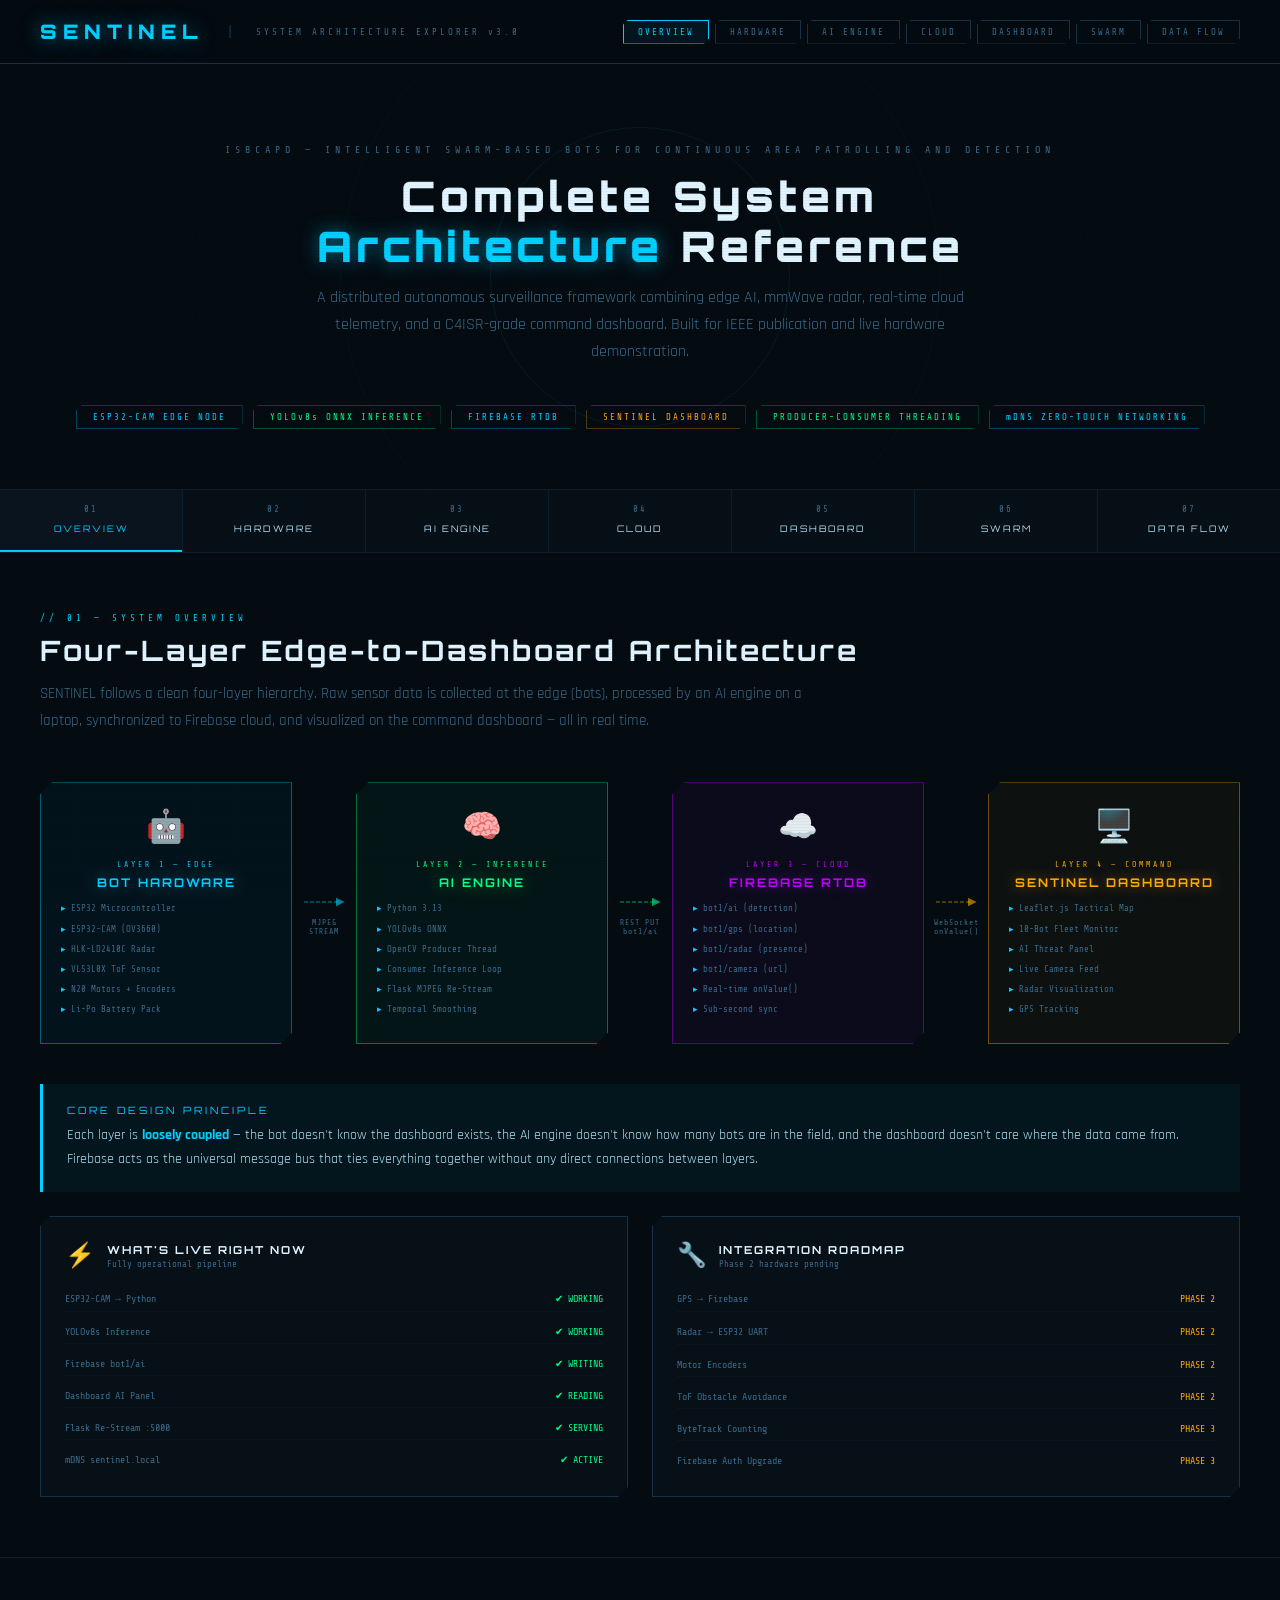
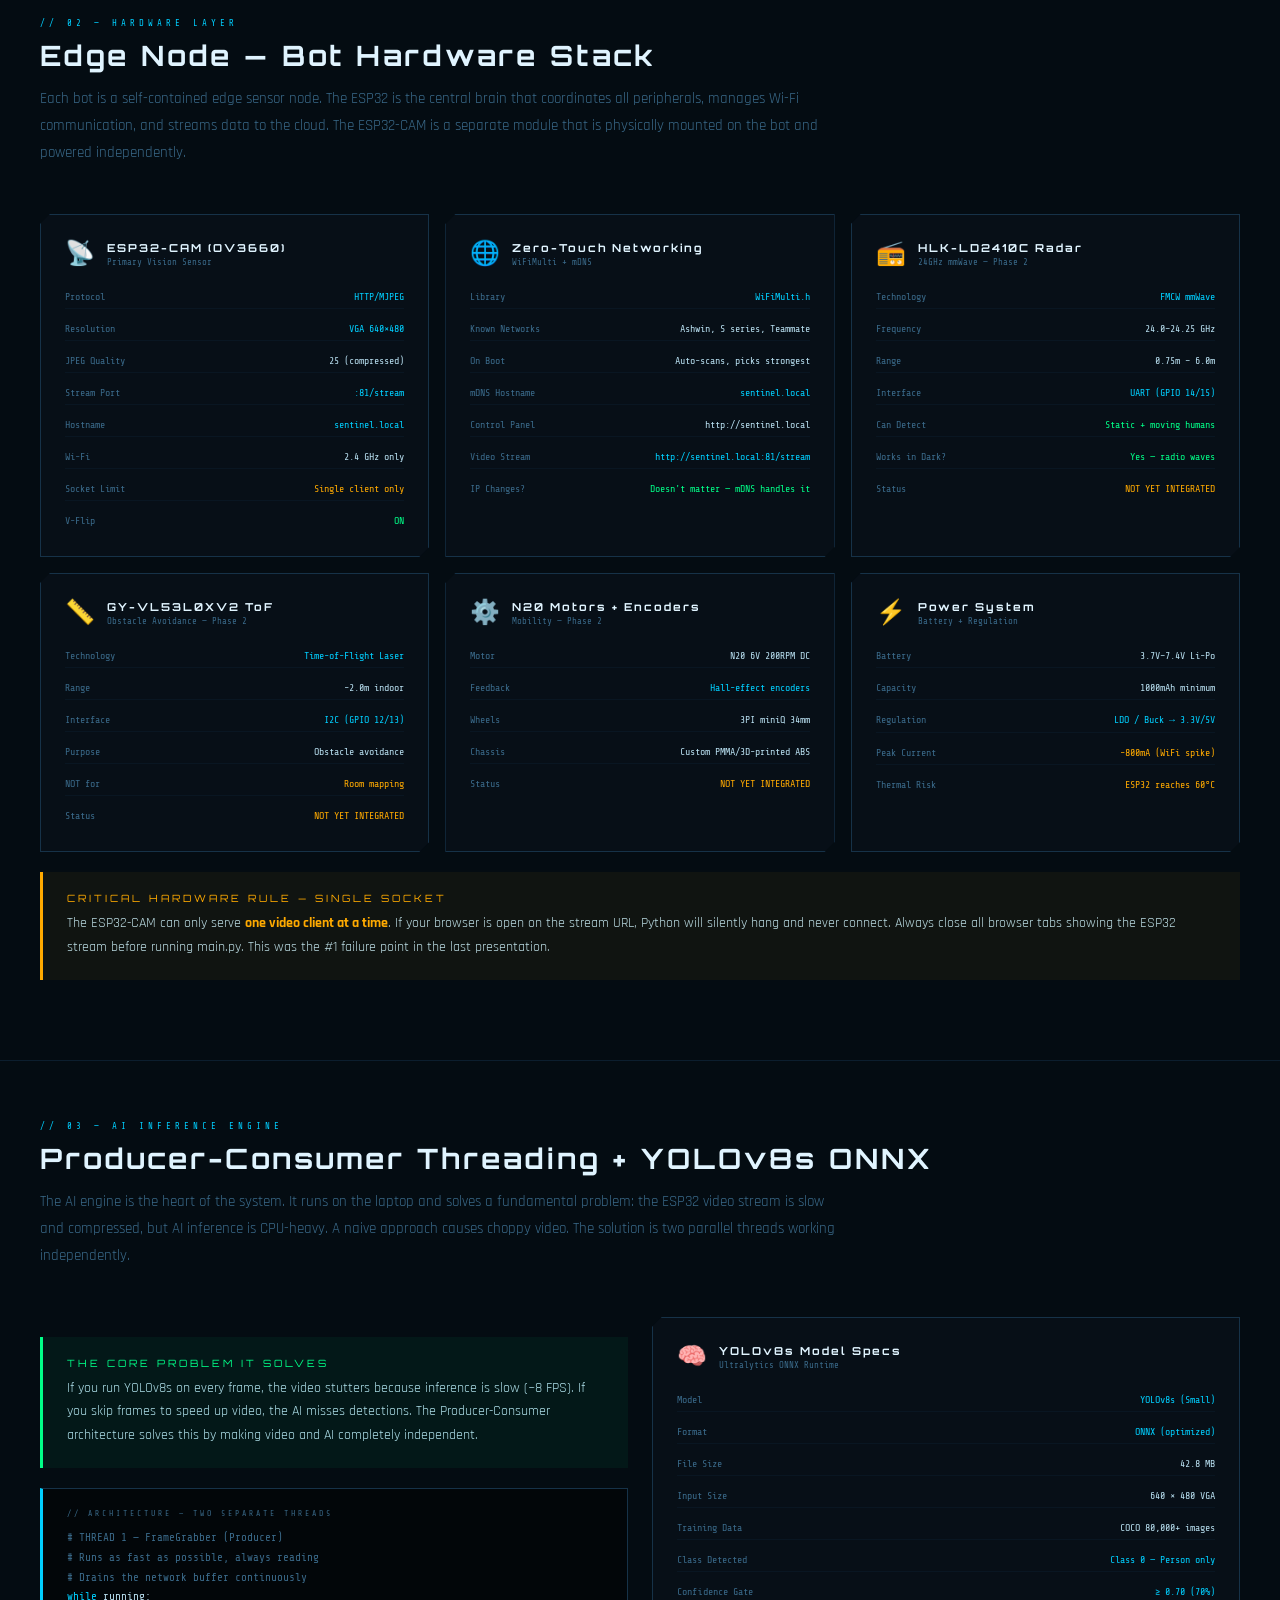
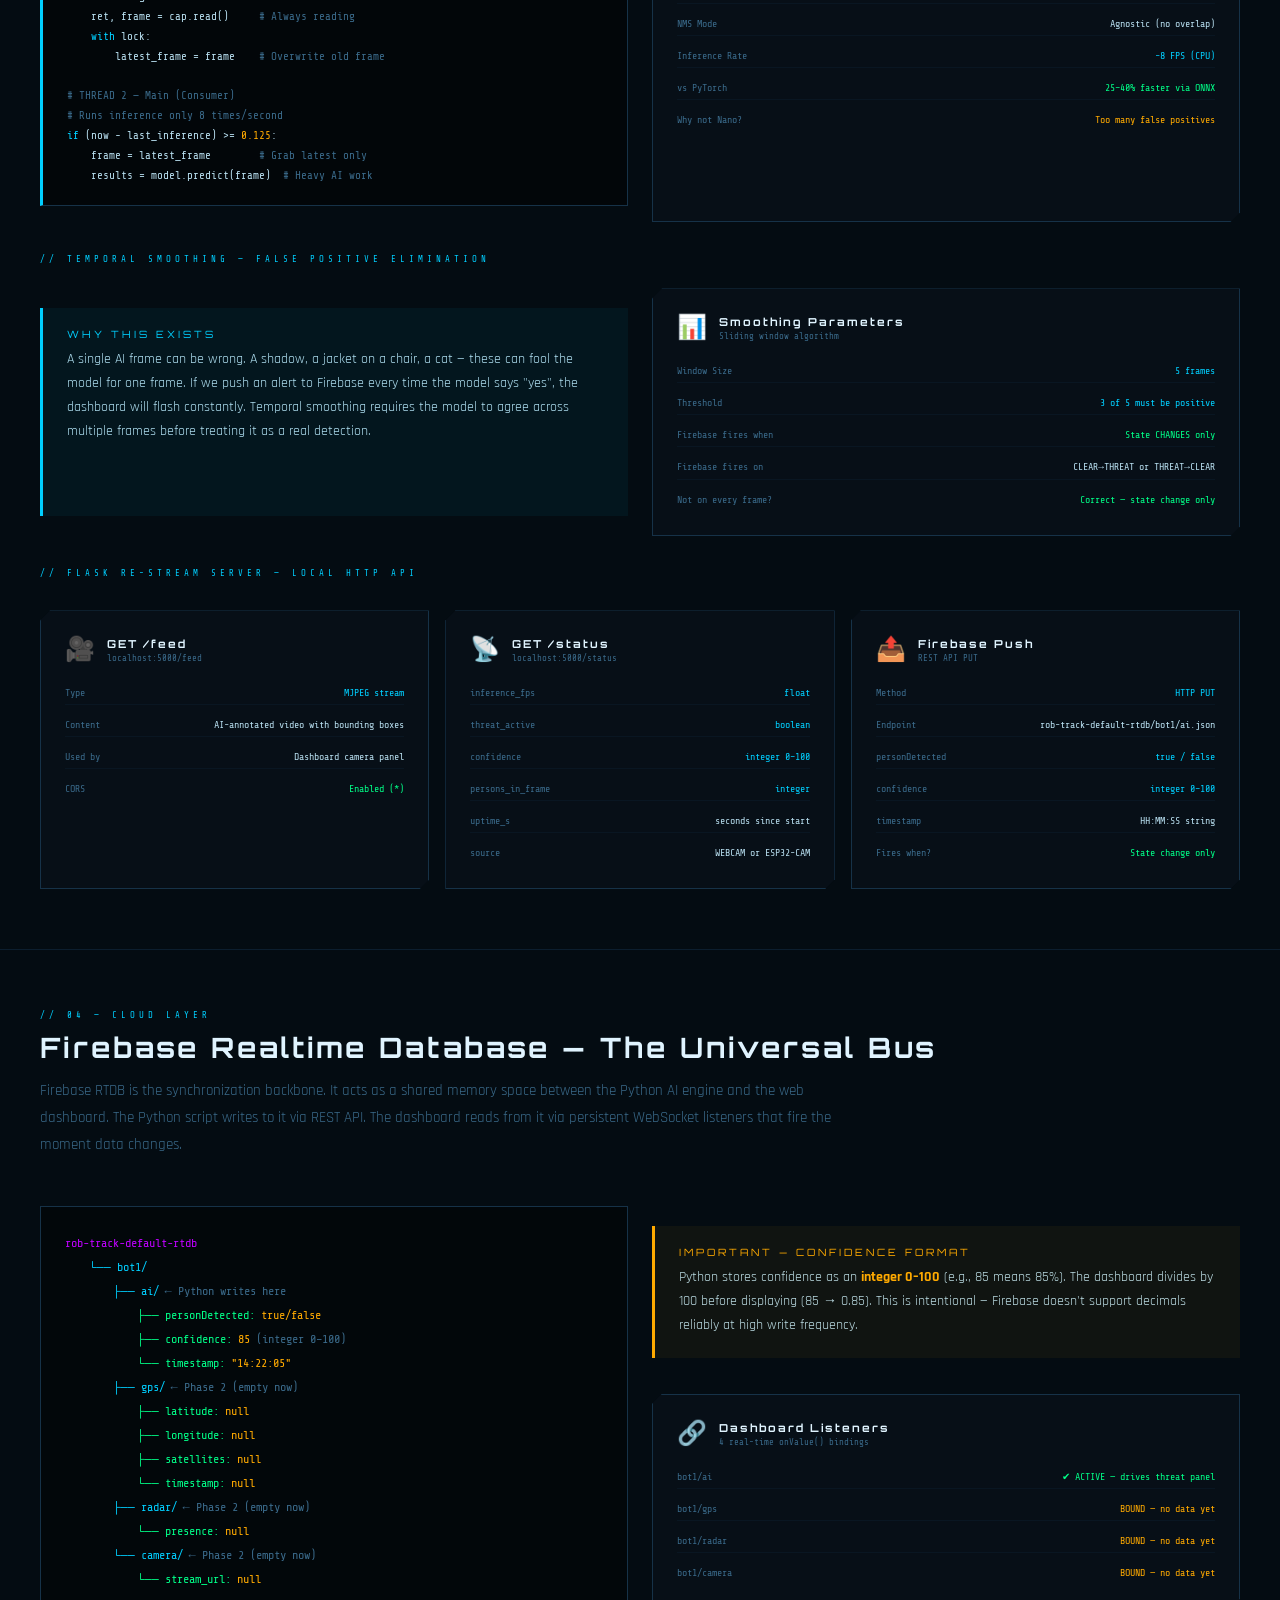
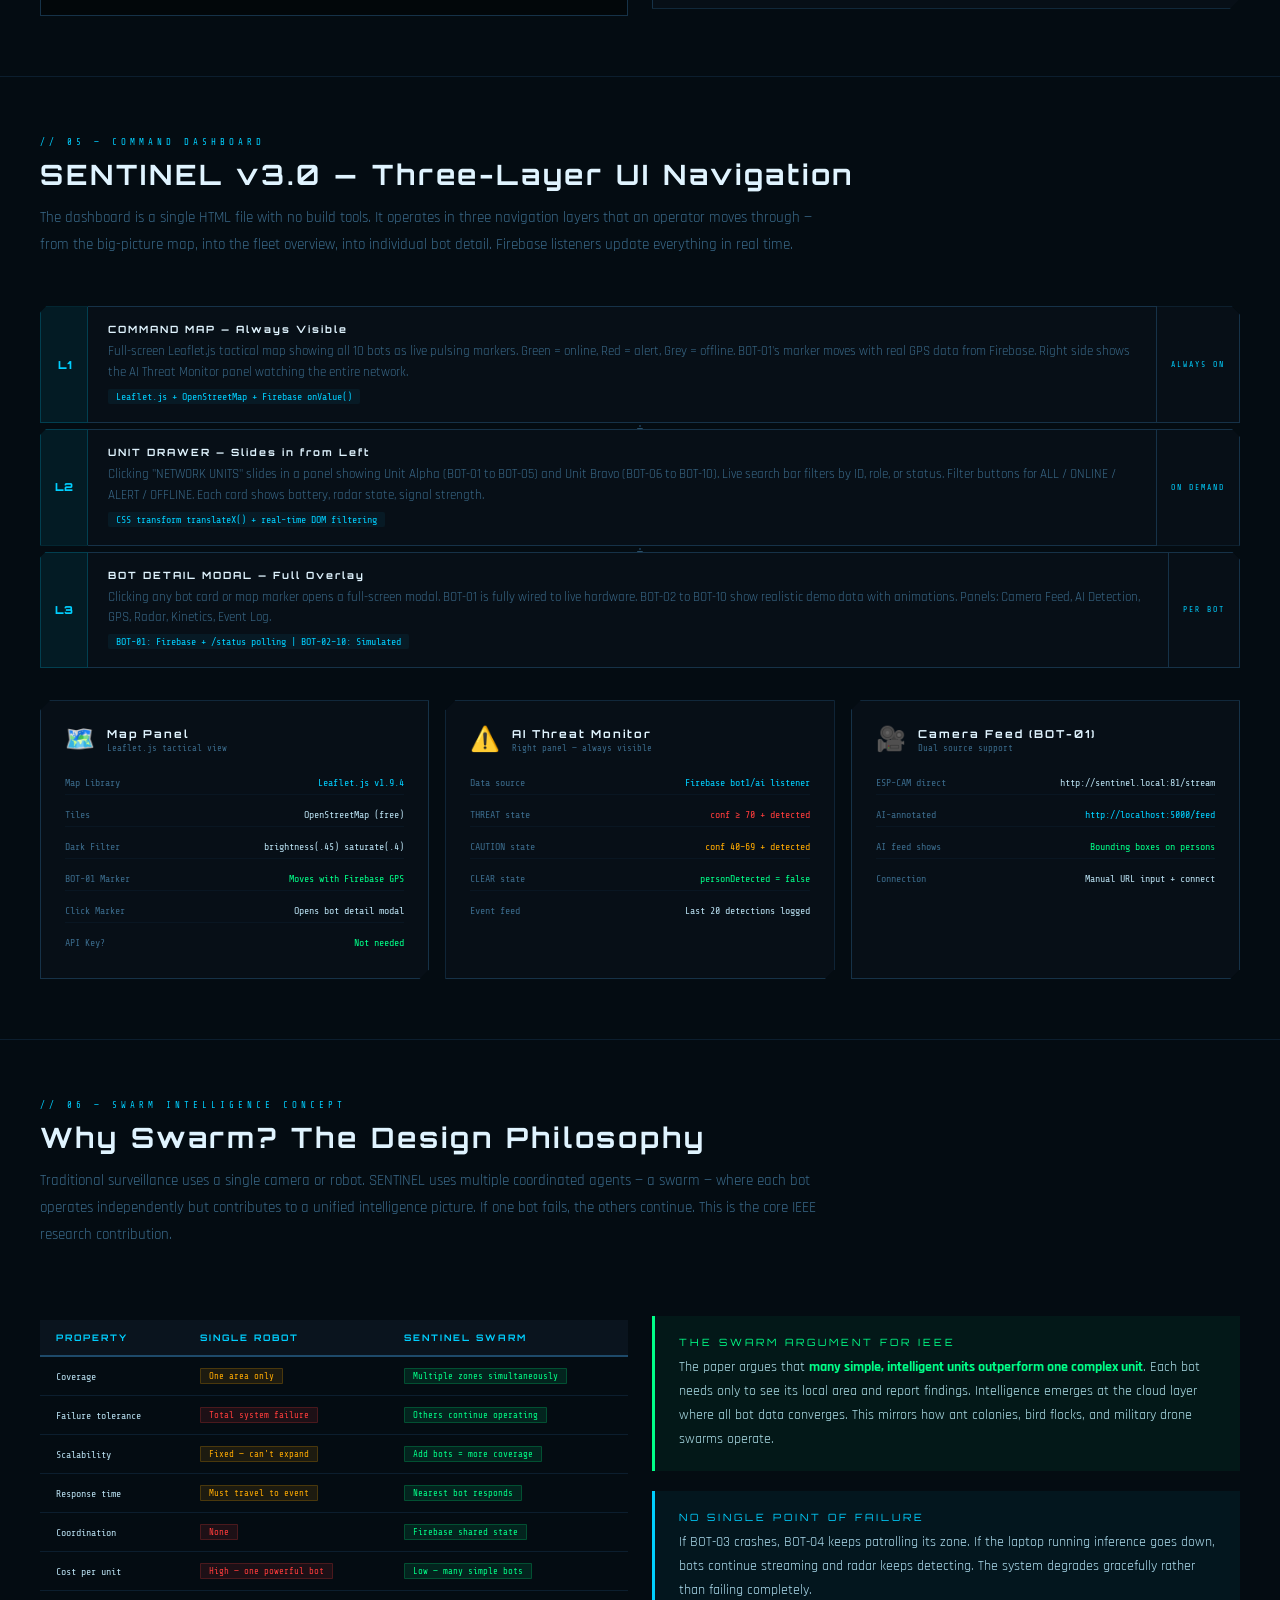
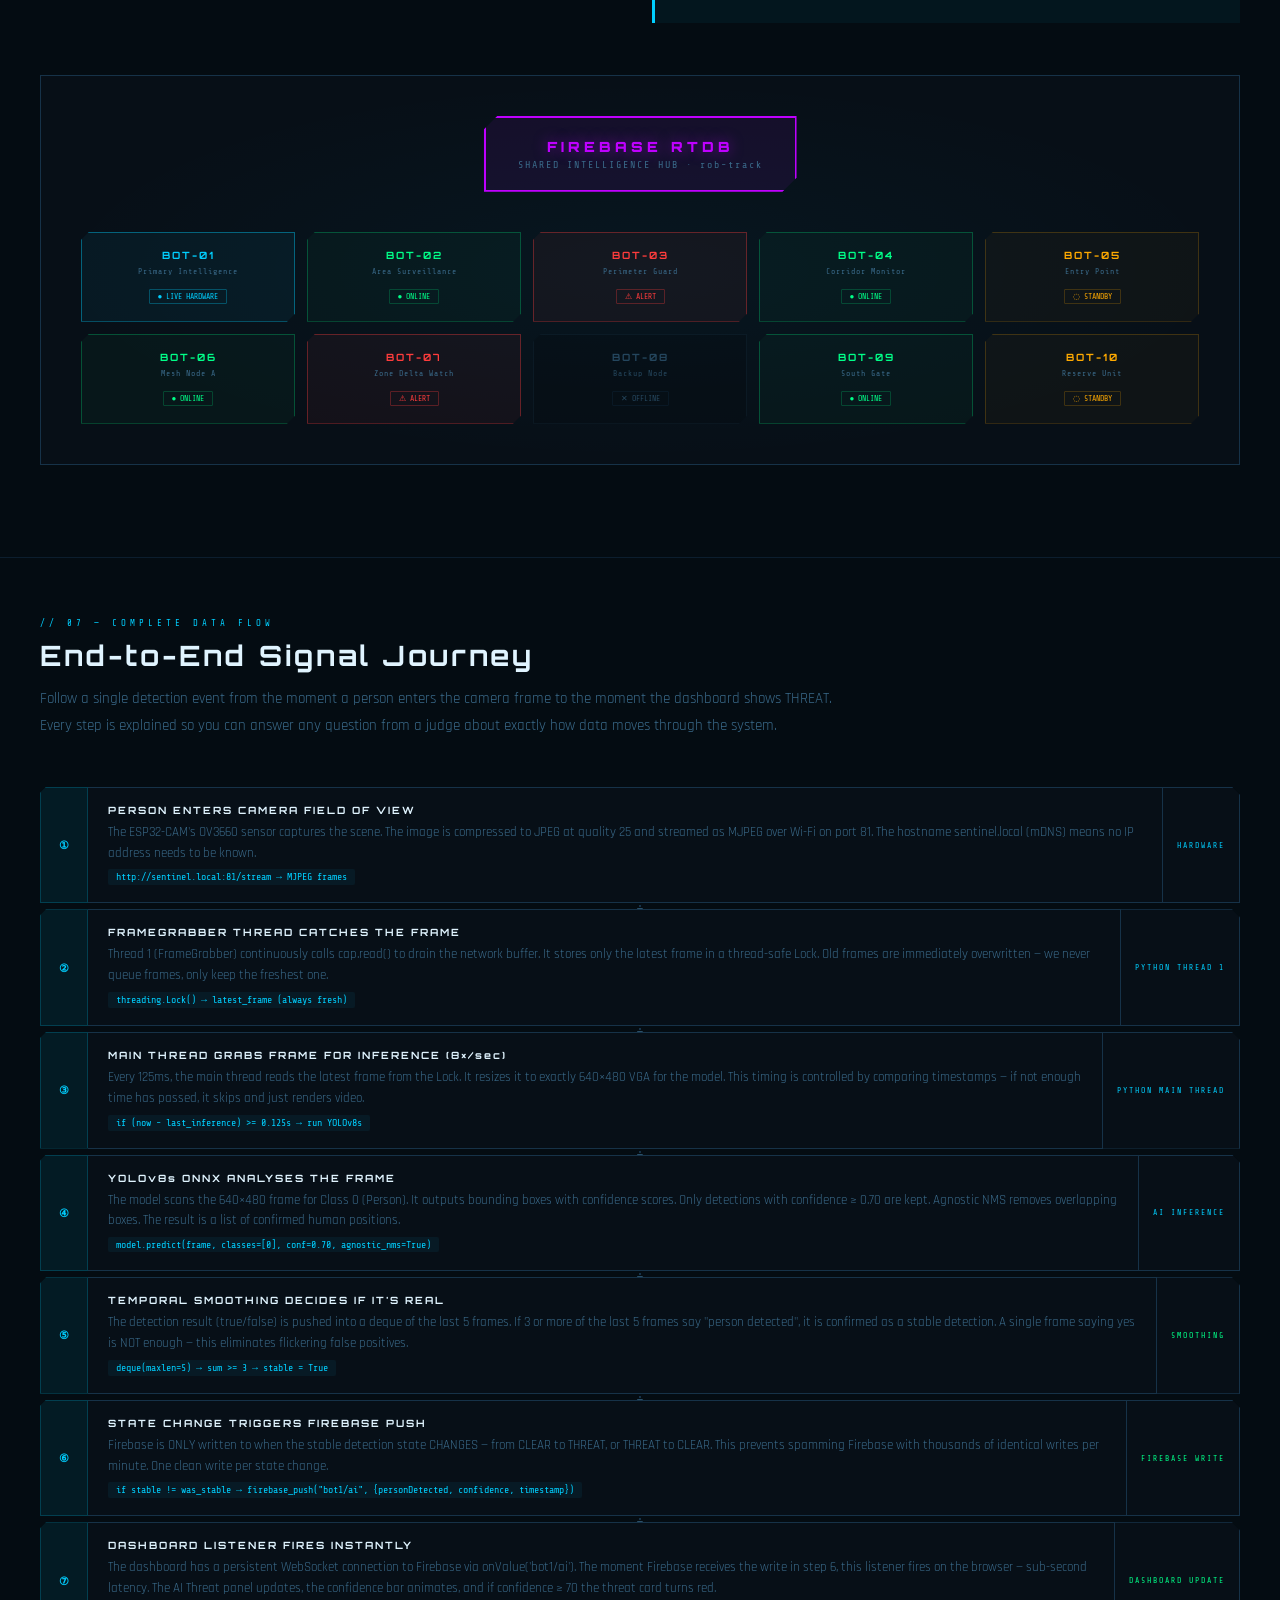
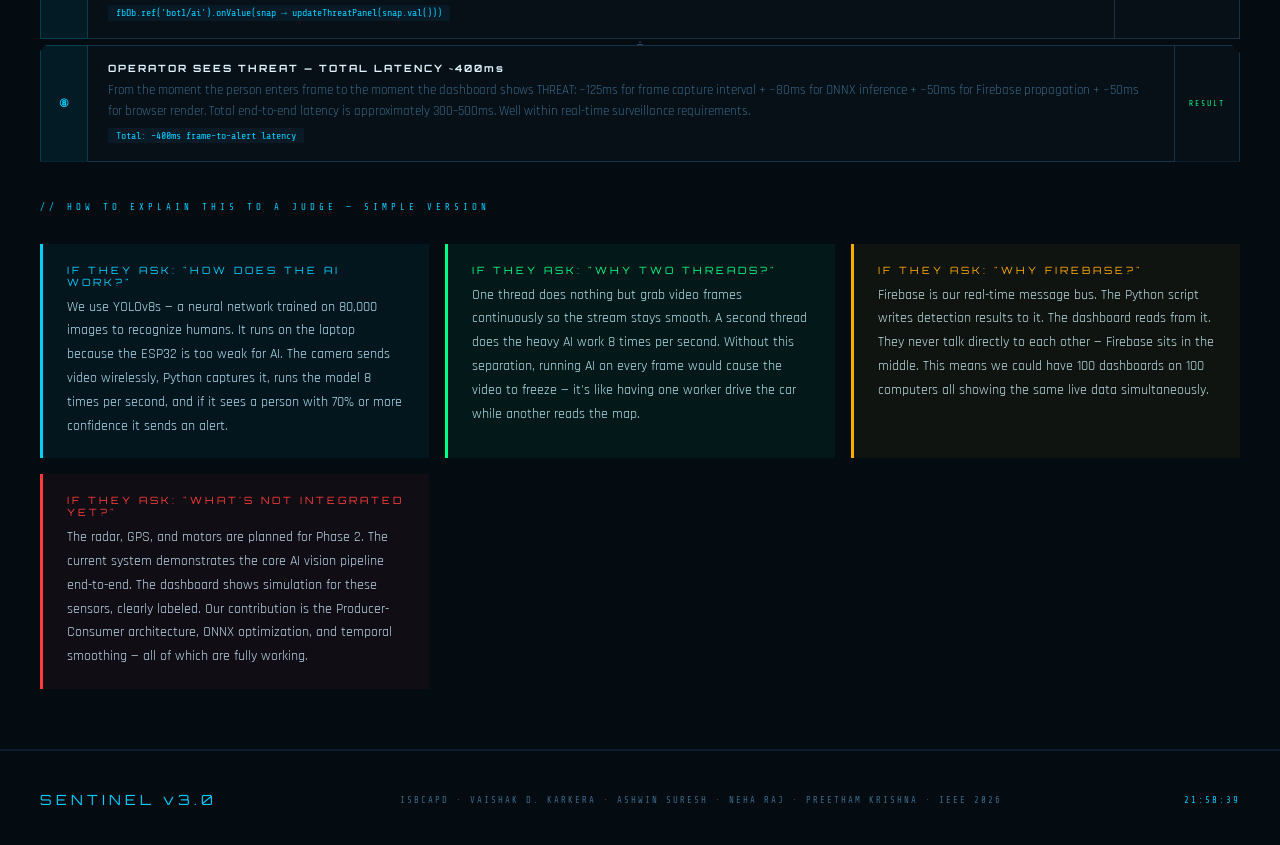
<file: ARCHITECTURE/index.html>
<!DOCTYPE html>
<html lang="en">
<head>
<meta charset="UTF-8">
<meta name="viewport" content="width=device-width, initial-scale=1.0">
<title>SENTINEL — System Architecture Explorer</title>
<link href="https://fonts.googleapis.com/css2?family=Share+Tech+Mono&family=Rajdhani:wght@400;500;600;700&family=Orbitron:wght@400;700;900&display=swap" rel="stylesheet">
<style>
:root {
  --bg:#040c12; --panel:#070f17; --panel2:#0a141e;
  --border:#0c1e2e; --border2:#163248; --border3:#1e4a6a;
  --accent:#00cfff; --a2:#00ff88; --a3:#ff3c3c; --a4:#ffaa00; --a5:#bf00ff;
  --text:#b8dff0; --tdim:#3a6a8a; --tbright:#e0f4ff;
  --glow:0 0 18px rgba(0,207,255,.5);
  --glow2:0 0 18px rgba(0,255,136,.5);
  --glow3:0 0 18px rgba(255,60,60,.5);
  --fm:'Share Tech Mono',monospace;
  --fd:'Orbitron',monospace;
  --fu:'Rajdhani',sans-serif;
}
*{margin:0;padding:0;box-sizing:border-box;}
html{scroll-behavior:smooth;}
body{background:var(--bg);color:var(--text);font-family:var(--fu);min-height:100vh;overflow-x:hidden;}

/* SCANLINES */
body::after{content:'';position:fixed;inset:0;background:repeating-linear-gradient(0deg,rgba(0,0,0,.03) 0,rgba(0,0,0,.03) 1px,transparent 1px,transparent 3px);pointer-events:none;z-index:9999;}

/* GRID BG */
body::before{content:'';position:fixed;inset:0;background:repeating-linear-gradient(0deg,transparent,transparent 39px,rgba(0,207,255,.012) 40px),repeating-linear-gradient(90deg,transparent,transparent 39px,rgba(0,207,255,.012) 40px);pointer-events:none;z-index:0;}

/* ══ HEADER ══ */
.site-header{position:sticky;top:0;z-index:500;background:rgba(4,12,18,.97);border-bottom:1px solid var(--border2);backdrop-filter:blur(12px);padding:0 40px;height:64px;display:flex;align-items:center;gap:24px;}
.site-logo{font-family:var(--fd);font-size:20px;font-weight:900;color:var(--accent);letter-spacing:6px;text-shadow:var(--glow);}
.site-sub{font-family:var(--fm);font-size:9px;color:var(--tdim);letter-spacing:3px;}
.site-sep{color:var(--border3);font-size:20px;}
.header-nav{display:flex;gap:6px;margin-left:auto;}
.hnav-btn{background:transparent;border:1px solid var(--border2);color:var(--tdim);font-family:var(--fm);font-size:9px;padding:6px 14px;cursor:pointer;letter-spacing:2px;transition:all .2s;clip-path:polygon(5px 0%,100% 0%,100% calc(100% - 5px),calc(100% - 5px) 100%,0 100%,0 5px);}
.hnav-btn:hover,.hnav-btn.active{border-color:var(--accent);color:var(--accent);background:rgba(0,207,255,.06);}

/* ══ HERO ══ */
.hero{position:relative;padding:80px 40px 60px;text-align:center;overflow:hidden;}
.hero-rings{position:absolute;left:50%;top:50%;transform:translate(-50%,-50%);pointer-events:none;}
.hero-ring{position:absolute;border-radius:50%;border:1px solid;transform:translate(-50%,-50%);left:0;top:0;animation:rpulse 4s ease-in-out infinite;}
.hero-ring:nth-child(1){width:300px;height:300px;border-color:rgba(0,207,255,.08);animation-delay:0s;}
.hero-ring:nth-child(2){width:600px;height:600px;border-color:rgba(0,207,255,.04);animation-delay:.8s;}
.hero-ring:nth-child(3){width:900px;height:900px;border-color:rgba(0,207,255,.02);animation-delay:1.6s;}
@keyframes rpulse{0%,100%{transform:translate(-50%,-50%) scale(1);opacity:1;}50%{transform:translate(-50%,-50%) scale(1.04);opacity:.5;}}
.hero-label{font-family:var(--fm);font-size:10px;color:var(--tdim);letter-spacing:5px;margin-bottom:16px;position:relative;}
.hero-title{font-family:var(--fd);font-size:clamp(22px,4vw,42px);font-weight:900;color:var(--tbright);letter-spacing:4px;line-height:1.2;position:relative;margin-bottom:12px;}
.hero-title span{color:var(--accent);text-shadow:var(--glow);}
.hero-desc{font-family:var(--fu);font-size:16px;color:var(--tdim);max-width:700px;margin:0 auto 40px;line-height:1.7;position:relative;}
.hero-pills{display:flex;gap:10px;justify-content:center;flex-wrap:wrap;position:relative;}
.hero-pill{font-family:var(--fm);font-size:9px;padding:6px 16px;border:1px solid;letter-spacing:2px;clip-path:polygon(6px 0%,100% 0%,100% calc(100% - 6px),calc(100% - 6px) 100%,0 100%,0 6px);}
.hero-pill.c{border-color:rgba(0,207,255,.3);color:var(--accent);}
.hero-pill.g{border-color:rgba(0,255,136,.3);color:var(--a2);}
.hero-pill.a{border-color:rgba(255,170,0,.3);color:var(--a4);}

/* ══ SECTIONS NAV ══ */
.sections-nav{display:flex;gap:1px;background:var(--border);border-top:1px solid var(--border);border-bottom:1px solid var(--border);position:sticky;top:64px;z-index:400;}
.snav-item{flex:1;padding:14px 10px;background:var(--panel);text-align:center;cursor:pointer;transition:all .2s;position:relative;border:none;}
.snav-item::before{content:'';position:absolute;bottom:0;left:0;right:0;height:2px;background:var(--accent);transform:scaleX(0);transition:transform .2s;}
.snav-item:hover,.snav-item.active{background:var(--panel2);}
.snav-item.active::before{transform:scaleX(1);}
.snav-num{font-family:var(--fm);font-size:9px;color:var(--tdim);letter-spacing:2px;display:block;margin-bottom:3px;}
.snav-label{font-family:var(--fd);font-size:9px;color:var(--text);letter-spacing:2px;}
.snav-item.active .snav-label,.snav-item:hover .snav-label{color:var(--accent);}

/* ══ MAIN CONTENT ══ */
.content{position:relative;z-index:1;}
.section{padding:60px 40px;border-bottom:1px solid var(--border);}
.section-header{margin-bottom:48px;}
.section-tag{font-family:var(--fm);font-size:9px;color:var(--accent);letter-spacing:4px;margin-bottom:10px;}
.section-title{font-family:var(--fd);font-size:clamp(18px,3vw,28px);font-weight:700;color:var(--tbright);letter-spacing:3px;margin-bottom:12px;}
.section-desc{font-family:var(--fu);font-size:15px;color:var(--tdim);max-width:800px;line-height:1.8;}

/* ══ OVERVIEW BLOCK DIAGRAM ══ */
.overview-diagram{display:grid;grid-template-columns:1fr auto 1fr auto 1fr auto 1fr;align-items:center;gap:0;margin:40px 0;overflow-x:auto;}
.layer-block{padding:24px 20px;border:1px solid;text-align:center;position:relative;clip-path:polygon(12px 0%,100% 0%,100% calc(100% - 12px),calc(100% - 12px) 100%,0 100%,0 12px);transition:all .3s;}
.layer-block:hover{transform:translateY(-4px);}
.lb-icon{font-size:32px;margin-bottom:12px;display:block;}
.lb-tag{font-family:var(--fm);font-size:8px;letter-spacing:3px;margin-bottom:6px;display:block;}
.lb-title{font-family:var(--fd);font-size:12px;font-weight:700;letter-spacing:2px;margin-bottom:8px;display:block;}
.lb-items{font-family:var(--fm);font-size:9px;color:var(--tdim);line-height:1.8;text-align:left;}
.lb-items li{list-style:none;padding:2px 0;}
.lb-items li::before{content:'▸ ';color:var(--accent);}

.lb-edge{border-color:rgba(0,207,255,.4);background:rgba(0,207,255,.04);}
.lb-edge .lb-tag{color:var(--accent);}
.lb-edge .lb-title{color:var(--accent);text-shadow:var(--glow);}

.lb-ai{border-color:rgba(0,255,136,.4);background:rgba(0,255,136,.04);}
.lb-ai .lb-tag{color:var(--a2);}
.lb-ai .lb-title{color:var(--a2);text-shadow:var(--glow2);}

.lb-cloud{border-color:rgba(191,0,255,.4);background:rgba(191,0,255,.04);}
.lb-cloud .lb-tag{color:var(--a5);}
.lb-cloud .lb-title{color:var(--a5);text-shadow:0 0 14px rgba(191,0,255,.5);}

.lb-dash{border-color:rgba(255,170,0,.4);background:rgba(255,170,0,.04);}
.lb-dash .lb-tag{color:var(--a4);}
.lb-dash .lb-title{color:var(--a4);text-shadow:0 0 14px rgba(255,170,0,.5);}

.flow-arrow{display:flex;flex-direction:column;align-items:center;gap:4px;padding:0 8px;}
.flow-arrow svg{flex-shrink:0;}
.flow-label{font-family:var(--fm);font-size:8px;color:var(--tdim);letter-spacing:1px;text-align:center;white-space:nowrap;}

/* ══ DETAIL CARDS GRID ══ */
.cards-grid{display:grid;grid-template-columns:repeat(auto-fill,minmax(300px,1fr));gap:16px;margin-top:32px;}
.detail-card{padding:24px;border:1px solid var(--border2);background:var(--panel);clip-path:polygon(10px 0%,100% 0%,100% calc(100% - 10px),calc(100% - 10px) 100%,0 100%,0 10px);transition:all .25s;cursor:default;}
.detail-card:hover{border-color:var(--border3);background:var(--panel2);transform:translateY(-2px);}
.dc-header{display:flex;align-items:center;gap:12px;margin-bottom:16px;}
.dc-icon{font-size:24px;}
.dc-title{font-family:var(--fd);font-size:11px;font-weight:700;letter-spacing:2px;color:var(--tbright);}
.dc-sub{font-family:var(--fm);font-size:9px;color:var(--tdim);margin-top:2px;}
.dc-rows{display:flex;flex-direction:column;gap:8px;}
.dc-row{display:flex;justify-content:space-between;align-items:flex-start;gap:12px;padding:6px 0;border-bottom:1px solid rgba(12,30,46,.5);font-family:var(--fm);font-size:10px;}
.dc-row:last-child{border-bottom:none;}
.dc-key{color:var(--tdim);flex-shrink:0;}
.dc-val{color:var(--text);text-align:right;}
.dc-val.hi{color:var(--accent);}
.dc-val.ok{color:var(--a2);}
.dc-val.warn{color:var(--a4);}
.dc-val.err{color:var(--a3);}

/* ══ PIPELINE FLOW ══ */
.pipeline{display:flex;flex-direction:column;gap:2px;margin:32px 0;}
.pipe-step{display:grid;grid-template-columns:48px 1fr auto;align-items:stretch;gap:0;position:relative;}
.pipe-num{font-family:var(--fd);font-size:11px;font-weight:900;color:var(--accent);background:rgba(0,207,255,.08);border:1px solid rgba(0,207,255,.2);display:flex;align-items:center;justify-content:center;padding:16px 0;clip-path:polygon(6px 0%,100% 0%,100% 100%,0 100%,0 6px);}
.pipe-body{padding:16px 20px;background:var(--panel);border:1px solid var(--border2);border-left:none;flex:1;}
.pipe-title{font-family:var(--fd);font-size:10px;font-weight:700;letter-spacing:2px;color:var(--tbright);margin-bottom:6px;}
.pipe-desc{font-family:var(--fu);font-size:13px;color:var(--tdim);line-height:1.6;}
.pipe-code{font-family:var(--fm);font-size:10px;color:var(--accent);background:rgba(0,207,255,.06);padding:2px 8px;border-radius:2px;margin-top:6px;display:inline-block;}
.pipe-tag{padding:16px 14px;background:var(--panel);border:1px solid var(--border2);border-left:none;display:flex;align-items:center;clip-path:polygon(0 0%,calc(100% - 8px) 0%,100% 8px,100% 100%,0 100%);}
.pipe-tag span{font-family:var(--fm);font-size:8px;letter-spacing:2px;white-space:nowrap;}
.pipe-tag.ok span{color:var(--a2);}
.pipe-tag.hi span{color:var(--accent);}
.pipe-tag.warn span{color:var(--a4);}
.pipe-connector{width:2px;background:var(--border2);margin:0 auto;height:2px;position:relative;}
.pipe-connector::after{content:'▼';position:absolute;left:50%;transform:translateX(-50%);color:var(--tdim);font-size:10px;top:0;}

/* ══ SWARM DIAGRAM ══ */
.swarm-diagram{margin:32px 0;padding:40px;background:var(--panel);border:1px solid var(--border2);position:relative;overflow:hidden;}
.swarm-diagram::before{content:'';position:absolute;inset:0;background:radial-gradient(ellipse at 50% 50%,rgba(0,207,255,.04) 0%,transparent 70%);pointer-events:none;}
.swarm-center{text-align:center;margin-bottom:40px;position:relative;}
.swarm-hub{display:inline-block;padding:20px 32px;border:2px solid var(--a5);background:rgba(191,0,255,.08);clip-path:polygon(14px 0%,100% 0%,100% calc(100% - 14px),calc(100% - 14px) 100%,0 100%,0 14px);box-shadow:0 0 30px rgba(191,0,255,.15);}
.swarm-hub-title{font-family:var(--fd);font-size:14px;font-weight:900;letter-spacing:4px;color:var(--a5);text-shadow:0 0 14px rgba(191,0,255,.5);}
.swarm-hub-sub{font-family:var(--fm);font-size:10px;color:var(--tdim);letter-spacing:2px;margin-top:4px;}
.swarm-bots{display:grid;grid-template-columns:repeat(5,1fr);gap:12px;}
.swarm-bot{padding:16px 12px;border:1px solid;text-align:center;clip-path:polygon(8px 0%,100% 0%,100% calc(100% - 8px),calc(100% - 8px) 100%,0 100%,0 8px);transition:all .25s;}
.swarm-bot:hover{transform:translateY(-3px);}
.sb-id{font-family:var(--fd);font-size:10px;font-weight:700;letter-spacing:2px;margin-bottom:6px;}
.sb-role{font-family:var(--fm);font-size:8px;color:var(--tdim);letter-spacing:1px;margin-bottom:8px;}
.sb-status{font-family:var(--fm);font-size:8px;padding:2px 8px;border-radius:1px;display:inline-block;}
.swarm-bot.live{border-color:rgba(0,207,255,.4);background:rgba(0,207,255,.05);}
.swarm-bot.live .sb-id{color:var(--accent);}
.swarm-bot.live .sb-status{color:var(--accent);border:1px solid rgba(0,207,255,.3);}
.swarm-bot.online{border-color:rgba(0,255,136,.25);background:rgba(0,255,136,.03);}
.swarm-bot.online .sb-id{color:var(--a2);}
.swarm-bot.online .sb-status{color:var(--a2);border:1px solid rgba(0,255,136,.2);}
.swarm-bot.alert{border-color:rgba(255,60,60,.35);background:rgba(255,60,60,.05);animation:alert-pulse 2s infinite;}
.swarm-bot.alert .sb-id{color:var(--a3);}
.swarm-bot.alert .sb-status{color:var(--a3);border:1px solid rgba(255,60,60,.3);}
.swarm-bot.standby{border-color:rgba(255,170,0,.2);background:rgba(255,170,0,.03);}
.swarm-bot.standby .sb-id{color:var(--a4);}
.swarm-bot.standby .sb-status{color:var(--a4);border:1px solid rgba(255,170,0,.2);}
.swarm-bot.offline{border-color:rgba(58,106,138,.2);background:rgba(0,0,0,.2);opacity:.6;}
.swarm-bot.offline .sb-id{color:var(--tdim);}
.swarm-bot.offline .sb-status{color:var(--tdim);border:1px solid var(--border);}
@keyframes alert-pulse{0%,100%{box-shadow:none;}50%{box-shadow:0 0 16px rgba(255,60,60,.2);}}

/* ══ CODE BLOCK ══ */
.code-block{background:rgba(0,0,0,.5);border:1px solid var(--border2);border-left:3px solid var(--accent);padding:20px 24px;margin:16px 0;overflow-x:auto;}
.code-block pre{font-family:var(--fm);font-size:11px;color:var(--text);line-height:1.8;white-space:pre-wrap;}
.code-label{font-family:var(--fm);font-size:8px;color:var(--tdim);letter-spacing:3px;margin-bottom:10px;}
.kw{color:var(--accent);}
.str{color:var(--a2);}
.num{color:var(--a4);}
.cm{color:var(--tdim);}

/* ══ FIREBASE SCHEMA ══ */
.schema-tree{font-family:var(--fm);font-size:12px;line-height:2;padding:24px;background:rgba(0,0,0,.4);border:1px solid var(--border2);}
.st-root{color:var(--a5);}
.st-node{color:var(--accent);}
.st-leaf{color:var(--a2);}
.st-val{color:var(--a4);}
.st-dim{color:var(--tdim);}
.st-indent{padding-left:24px;display:block;}

/* ══ COMPARISON TABLE ══ */
.comp-table{width:100%;border-collapse:collapse;margin:24px 0;}
.comp-table th{font-family:var(--fd);font-size:9px;letter-spacing:2px;color:var(--accent);padding:12px 16px;border-bottom:2px solid var(--border3);text-align:left;background:var(--panel2);}
.comp-table td{font-family:var(--fm);font-size:10px;padding:11px 16px;border-bottom:1px solid var(--border);color:var(--text);}
.comp-table tr:hover td{background:rgba(0,207,255,.03);}
.badge{display:inline-block;padding:2px 8px;border-radius:1px;font-size:9px;}
.badge.ok{background:rgba(0,255,136,.1);color:var(--a2);border:1px solid rgba(0,255,136,.2);}
.badge.warn{background:rgba(255,170,0,.1);color:var(--a4);border:1px solid rgba(255,170,0,.2);}
.badge.err{background:rgba(255,60,60,.1);color:var(--a3);border:1px solid rgba(255,60,60,.2);}
.badge.hi{background:rgba(0,207,255,.1);color:var(--accent);border:1px solid rgba(0,207,255,.2);}

/* ══ HIGHLIGHT BOX ══ */
.highlight-box{padding:20px 24px;margin:20px 0;border-left:3px solid;position:relative;}
.highlight-box::before{content:'';position:absolute;inset:0;opacity:.05;}
.hb-cyan{border-color:var(--accent);}
.hb-cyan::before{background:var(--accent);}
.hb-green{border-color:var(--a2);}
.hb-green::before{background:var(--a2);}
.hb-amber{border-color:var(--a4);}
.hb-amber::before{background:var(--a4);}
.hb-red{border-color:var(--a3);}
.hb-red::before{background:var(--a3);}
.hb-title{font-family:var(--fd);font-size:10px;letter-spacing:3px;margin-bottom:8px;}
.hb-cyan .hb-title{color:var(--accent);}
.hb-green .hb-title{color:var(--a2);}
.hb-amber .hb-title{color:var(--a4);}
.hb-red .hb-title{color:var(--a3);}
.hb-text{font-family:var(--fu);font-size:14px;color:var(--text);line-height:1.7;}

/* ══ TWO-COL ══ */
.two-col{display:grid;grid-template-columns:1fr 1fr;gap:24px;margin-top:24px;}
@media(max-width:900px){.two-col{grid-template-columns:1fr;}.overview-diagram{grid-template-columns:1fr;}.swarm-bots{grid-template-columns:repeat(2,1fr);}}

/* ══ SECTION DIVIDER ══ */
.s-divider{display:flex;align-items:center;gap:16px;margin:0 40px;padding:16px 0;border-bottom:1px solid var(--border);}
.s-divider-line{flex:1;height:1px;background:linear-gradient(90deg,var(--border3),transparent);}
.s-divider-text{font-family:var(--fm);font-size:9px;color:var(--tdim);letter-spacing:3px;}

/* ══ FOOTER ══ */
.site-footer{padding:40px;border-top:1px solid var(--border);display:flex;align-items:center;justify-content:space-between;flex-wrap:gap;gap:16px;}
.footer-brand{font-family:var(--fd);font-size:14px;color:var(--accent);letter-spacing:4px;}
.footer-meta{font-family:var(--fm);font-size:9px;color:var(--tdim);letter-spacing:2px;}

/* ══ SCROLL INDICATOR ══ */
.scroll-progress{position:fixed;top:0;left:0;height:2px;background:linear-gradient(90deg,var(--accent),var(--a2));z-index:9998;transition:width .1s;}

/* ══ BLINK ══ */
@keyframes blink{0%,100%{opacity:1;}50%{opacity:.3;}}
.blink{animation:blink 2s infinite;}
</style>
</head>
<body>

<div class="scroll-progress" id="scroll-prog"></div>

<!-- ══ HEADER ══ -->
<header class="site-header">
  <div class="site-logo">SENTINEL</div>
  <div class="site-sep">|</div>
  <div class="site-sub">SYSTEM ARCHITECTURE EXPLORER v3.0</div>
  <nav class="header-nav">
    <button class="hnav-btn" onclick="scrollTo('overview')">OVERVIEW</button>
    <button class="hnav-btn" onclick="scrollTo('hardware')">HARDWARE</button>
    <button class="hnav-btn" onclick="scrollTo('ai')">AI ENGINE</button>
    <button class="hnav-btn" onclick="scrollTo('cloud')">CLOUD</button>
    <button class="hnav-btn" onclick="scrollTo('dashboard')">DASHBOARD</button>
    <button class="hnav-btn" onclick="scrollTo('swarm')">SWARM</button>
    <button class="hnav-btn" onclick="scrollTo('flow')">DATA FLOW</button>
  </nav>
</header>

<!-- ══ HERO ══ -->
<section class="hero">
  <div class="hero-rings">
    <div class="hero-ring"></div>
    <div class="hero-ring"></div>
    <div class="hero-ring"></div>
  </div>
  <div class="hero-label">ISBCAPD — INTELLIGENT SWARM-BASED BOTS FOR CONTINUOUS AREA PATROLLING AND DETECTION</div>
  <h1 class="hero-title">Complete System<br><span>Architecture</span> Reference</h1>
  <p class="hero-desc">A distributed autonomous surveillance framework combining edge AI, mmWave radar, real-time cloud telemetry, and a C4ISR-grade command dashboard. Built for IEEE publication and live hardware demonstration.</p>
  <div class="hero-pills">
    <span class="hero-pill c">ESP32-CAM EDGE NODE</span>
    <span class="hero-pill g">YOLOv8s ONNX INFERENCE</span>
    <span class="hero-pill c">FIREBASE RTDB</span>
    <span class="hero-pill a">SENTINEL DASHBOARD</span>
    <span class="hero-pill g">PRODUCER-CONSUMER THREADING</span>
    <span class="hero-pill c">mDNS ZERO-TOUCH NETWORKING</span>
  </div>
</section>

<!-- ══ SECTIONS NAV ══ -->
<nav class="sections-nav" id="sections-nav">
  <div class="snav-item active" onclick="scrollTo('overview')"><span class="snav-num">01</span><span class="snav-label">OVERVIEW</span></div>
  <div class="snav-item" onclick="scrollTo('hardware')"><span class="snav-num">02</span><span class="snav-label">HARDWARE</span></div>
  <div class="snav-item" onclick="scrollTo('ai')"><span class="snav-num">03</span><span class="snav-label">AI ENGINE</span></div>
  <div class="snav-item" onclick="scrollTo('cloud')"><span class="snav-num">04</span><span class="snav-label">CLOUD</span></div>
  <div class="snav-item" onclick="scrollTo('dashboard')"><span class="snav-num">05</span><span class="snav-label">DASHBOARD</span></div>
  <div class="snav-item" onclick="scrollTo('swarm')"><span class="snav-num">06</span><span class="snav-label">SWARM</span></div>
  <div class="snav-item" onclick="scrollTo('flow')"><span class="snav-num">07</span><span class="snav-label">DATA FLOW</span></div>
</nav>

<main class="content">

<!-- ══════════════════════════
     01 — SYSTEM OVERVIEW
══════════════════════════ -->
<section class="section" id="overview">
  <div class="section-header">
    <div class="section-tag">// 01 — SYSTEM OVERVIEW</div>
    <h2 class="section-title">Four-Layer Edge-to-Dashboard Architecture</h2>
    <p class="section-desc">SENTINEL follows a clean four-layer hierarchy. Raw sensor data is collected at the edge (bots), processed by an AI engine on a laptop, synchronized to Firebase cloud, and visualized on the command dashboard — all in real time.</p>
  </div>

  <!-- BIG OVERVIEW BLOCK DIAGRAM -->
  <div class="overview-diagram">

    <!-- LAYER 1: EDGE -->
    <div class="layer-block lb-edge">
      <span class="lb-icon">🤖</span>
      <span class="lb-tag">LAYER 1 — EDGE</span>
      <span class="lb-title">BOT HARDWARE</span>
      <ul class="lb-items">
        <li>ESP32 Microcontroller</li>
        <li>ESP32-CAM (OV3660)</li>
        <li>HLK-LD2410C Radar</li>
        <li>VL53L0X ToF Sensor</li>
        <li>N20 Motors + Encoders</li>
        <li>Li-Po Battery Pack</li>
      </ul>
    </div>

    <!-- ARROW 1 -->
    <div class="flow-arrow">
      <svg width="48" height="24" viewBox="0 0 48 24"><defs><marker id="a1" markerWidth="6" markerHeight="6" refX="3" refY="3" orient="auto"><path d="M0,0 L6,3 L0,6 Z" fill="rgba(0,207,255,.6)"/></marker></defs><line x1="4" y1="12" x2="40" y2="12" stroke="rgba(0,207,255,.4)" stroke-width="1.5" marker-end="url(#a1)" stroke-dasharray="4,2"/></svg>
      <div class="flow-label">MJPEG<br>STREAM</div>
    </div>

    <!-- LAYER 2: AI -->
    <div class="layer-block lb-ai">
      <span class="lb-icon">🧠</span>
      <span class="lb-tag">LAYER 2 — INFERENCE</span>
      <span class="lb-title">AI ENGINE</span>
      <ul class="lb-items">
        <li>Python 3.13</li>
        <li>YOLOv8s ONNX</li>
        <li>OpenCV Producer Thread</li>
        <li>Consumer Inference Loop</li>
        <li>Flask MJPEG Re-Stream</li>
        <li>Temporal Smoothing</li>
      </ul>
    </div>

    <!-- ARROW 2 -->
    <div class="flow-arrow">
      <svg width="48" height="24" viewBox="0 0 48 24"><defs><marker id="a2" markerWidth="6" markerHeight="6" refX="3" refY="3" orient="auto"><path d="M0,0 L6,3 L0,6 Z" fill="rgba(0,255,136,.6)"/></marker></defs><line x1="4" y1="12" x2="40" y2="12" stroke="rgba(0,255,136,.4)" stroke-width="1.5" marker-end="url(#a2)" stroke-dasharray="4,2"/></svg>
      <div class="flow-label">REST PUT<br>bot1/ai</div>
    </div>

    <!-- LAYER 3: CLOUD -->
    <div class="layer-block lb-cloud">
      <span class="lb-icon">☁️</span>
      <span class="lb-tag">LAYER 3 — CLOUD</span>
      <span class="lb-title">FIREBASE RTDB</span>
      <ul class="lb-items">
        <li>bot1/ai (detection)</li>
        <li>bot1/gps (location)</li>
        <li>bot1/radar (presence)</li>
        <li>bot1/camera (url)</li>
        <li>Real-time onValue()</li>
        <li>Sub-second sync</li>
      </ul>
    </div>

    <!-- ARROW 3 -->
    <div class="flow-arrow">
      <svg width="48" height="24" viewBox="0 0 48 24"><defs><marker id="a3" markerWidth="6" markerHeight="6" refX="3" refY="3" orient="auto"><path d="M0,0 L6,3 L0,6 Z" fill="rgba(255,170,0,.6)"/></marker></defs><line x1="4" y1="12" x2="40" y2="12" stroke="rgba(255,170,0,.4)" stroke-width="1.5" marker-end="url(#a3)" stroke-dasharray="4,2"/></svg>
      <div class="flow-label">WebSocket<br>onValue()</div>
    </div>

    <!-- LAYER 4: DASHBOARD -->
    <div class="layer-block lb-dash">
      <span class="lb-icon">🖥️</span>
      <span class="lb-tag">LAYER 4 — COMMAND</span>
      <span class="lb-title">SENTINEL DASHBOARD</span>
      <ul class="lb-items">
        <li>Leaflet.js Tactical Map</li>
        <li>10-Bot Fleet Monitor</li>
        <li>AI Threat Panel</li>
        <li>Live Camera Feed</li>
        <li>Radar Visualization</li>
        <li>GPS Tracking</li>
      </ul>
    </div>

  </div>

  <div class="highlight-box hb-cyan">
    <div class="hb-title">CORE DESIGN PRINCIPLE</div>
    <div class="hb-text">Each layer is <strong style="color:var(--accent)">loosely coupled</strong> — the bot doesn't know the dashboard exists, the AI engine doesn't know how many bots are in the field, and the dashboard doesn't care where the data came from. Firebase acts as the universal message bus that ties everything together without any direct connections between layers.</div>
  </div>

  <div class="two-col">
    <div class="detail-card">
      <div class="dc-header"><div class="dc-icon">⚡</div><div><div class="dc-title">WHAT'S LIVE RIGHT NOW</div><div class="dc-sub">Fully operational pipeline</div></div></div>
      <div class="dc-rows">
        <div class="dc-row"><span class="dc-key">ESP32-CAM → Python</span><span class="dc-val ok">✔ WORKING</span></div>
        <div class="dc-row"><span class="dc-key">YOLOv8s Inference</span><span class="dc-val ok">✔ WORKING</span></div>
        <div class="dc-row"><span class="dc-key">Firebase bot1/ai</span><span class="dc-val ok">✔ WRITING</span></div>
        <div class="dc-row"><span class="dc-key">Dashboard AI Panel</span><span class="dc-val ok">✔ READING</span></div>
        <div class="dc-row"><span class="dc-key">Flask Re-Stream :5000</span><span class="dc-val ok">✔ SERVING</span></div>
        <div class="dc-row"><span class="dc-key">mDNS sentinel.local</span><span class="dc-val ok">✔ ACTIVE</span></div>
      </div>
    </div>
    <div class="detail-card">
      <div class="dc-header"><div class="dc-icon">🔧</div><div><div class="dc-title">INTEGRATION ROADMAP</div><div class="dc-sub">Phase 2 hardware pending</div></div></div>
      <div class="dc-rows">
        <div class="dc-row"><span class="dc-key">GPS → Firebase</span><span class="dc-val warn">PHASE 2</span></div>
        <div class="dc-row"><span class="dc-key">Radar → ESP32 UART</span><span class="dc-val warn">PHASE 2</span></div>
        <div class="dc-row"><span class="dc-key">Motor Encoders</span><span class="dc-val warn">PHASE 2</span></div>
        <div class="dc-row"><span class="dc-key">ToF Obstacle Avoidance</span><span class="dc-val warn">PHASE 2</span></div>
        <div class="dc-row"><span class="dc-key">ByteTrack Counting</span><span class="dc-val warn">PHASE 3</span></div>
        <div class="dc-row"><span class="dc-key">Firebase Auth Upgrade</span><span class="dc-val warn">PHASE 3</span></div>
      </div>
    </div>
  </div>
</section>

<!-- ══════════════════════════
     02 — HARDWARE
══════════════════════════ -->
<section class="section" id="hardware">
  <div class="section-header">
    <div class="section-tag">// 02 — HARDWARE LAYER</div>
    <h2 class="section-title">Edge Node — Bot Hardware Stack</h2>
    <p class="section-desc">Each bot is a self-contained edge sensor node. The ESP32 is the central brain that coordinates all peripherals, manages Wi-Fi communication, and streams data to the cloud. The ESP32-CAM is a separate module that is physically mounted on the bot and powered independently.</p>
  </div>

  <div class="cards-grid">
    <div class="detail-card">
      <div class="dc-header"><div class="dc-icon">📡</div><div><div class="dc-title">ESP32-CAM (OV3660)</div><div class="dc-sub">Primary Vision Sensor</div></div></div>
      <div class="dc-rows">
        <div class="dc-row"><span class="dc-key">Protocol</span><span class="dc-val hi">HTTP/MJPEG</span></div>
        <div class="dc-row"><span class="dc-key">Resolution</span><span class="dc-val hi">VGA 640×480</span></div>
        <div class="dc-row"><span class="dc-key">JPEG Quality</span><span class="dc-val">25 (compressed)</span></div>
        <div class="dc-row"><span class="dc-key">Stream Port</span><span class="dc-val hi">:81/stream</span></div>
        <div class="dc-row"><span class="dc-key">Hostname</span><span class="dc-val hi">sentinel.local</span></div>
        <div class="dc-row"><span class="dc-key">Wi-Fi</span><span class="dc-val">2.4 GHz only</span></div>
        <div class="dc-row"><span class="dc-key">Socket Limit</span><span class="dc-val warn">Single client only</span></div>
        <div class="dc-row"><span class="dc-key">V-Flip</span><span class="dc-val ok">ON</span></div>
      </div>
    </div>

    <div class="detail-card">
      <div class="dc-header"><div class="dc-icon">🌐</div><div><div class="dc-title">Zero-Touch Networking</div><div class="dc-sub">WiFiMulti + mDNS</div></div></div>
      <div class="dc-rows">
        <div class="dc-row"><span class="dc-key">Library</span><span class="dc-val hi">WiFiMulti.h</span></div>
        <div class="dc-row"><span class="dc-key">Known Networks</span><span class="dc-val">Ashwin, S series, Teammate</span></div>
        <div class="dc-row"><span class="dc-key">On Boot</span><span class="dc-val">Auto-scans, picks strongest</span></div>
        <div class="dc-row"><span class="dc-key">mDNS Hostname</span><span class="dc-val hi">sentinel.local</span></div>
        <div class="dc-row"><span class="dc-key">Control Panel</span><span class="dc-val">http://sentinel.local</span></div>
        <div class="dc-row"><span class="dc-key">Video Stream</span><span class="dc-val hi">http://sentinel.local:81/stream</span></div>
        <div class="dc-row"><span class="dc-key">IP Changes?</span><span class="dc-val ok">Doesn't matter — mDNS handles it</span></div>
      </div>
    </div>

    <div class="detail-card">
      <div class="dc-header"><div class="dc-icon">📻</div><div><div class="dc-title">HLK-LD2410C Radar</div><div class="dc-sub">24GHz mmWave — Phase 2</div></div></div>
      <div class="dc-rows">
        <div class="dc-row"><span class="dc-key">Technology</span><span class="dc-val hi">FMCW mmWave</span></div>
        <div class="dc-row"><span class="dc-key">Frequency</span><span class="dc-val">24.0–24.25 GHz</span></div>
        <div class="dc-row"><span class="dc-key">Range</span><span class="dc-val">0.75m – 6.0m</span></div>
        <div class="dc-row"><span class="dc-key">Interface</span><span class="dc-val hi">UART (GPIO 14/15)</span></div>
        <div class="dc-row"><span class="dc-key">Can Detect</span><span class="dc-val ok">Static + moving humans</span></div>
        <div class="dc-row"><span class="dc-key">Works in Dark?</span><span class="dc-val ok">Yes — radio waves</span></div>
        <div class="dc-row"><span class="dc-key">Status</span><span class="dc-val warn">NOT YET INTEGRATED</span></div>
      </div>
    </div>

    <div class="detail-card">
      <div class="dc-header"><div class="dc-icon">📏</div><div><div class="dc-title">GY-VL53L0XV2 ToF</div><div class="dc-sub">Obstacle Avoidance — Phase 2</div></div></div>
      <div class="dc-rows">
        <div class="dc-row"><span class="dc-key">Technology</span><span class="dc-val hi">Time-of-Flight Laser</span></div>
        <div class="dc-row"><span class="dc-key">Range</span><span class="dc-val">~2.0m indoor</span></div>
        <div class="dc-row"><span class="dc-key">Interface</span><span class="dc-val hi">I2C (GPIO 12/13)</span></div>
        <div class="dc-row"><span class="dc-key">Purpose</span><span class="dc-val">Obstacle avoidance</span></div>
        <div class="dc-row"><span class="dc-key">NOT for</span><span class="dc-val warn">Room mapping</span></div>
        <div class="dc-row"><span class="dc-key">Status</span><span class="dc-val warn">NOT YET INTEGRATED</span></div>
      </div>
    </div>

    <div class="detail-card">
      <div class="dc-header"><div class="dc-icon">⚙️</div><div><div class="dc-title">N20 Motors + Encoders</div><div class="dc-sub">Mobility — Phase 2</div></div></div>
      <div class="dc-rows">
        <div class="dc-row"><span class="dc-key">Motor</span><span class="dc-val">N20 6V 200RPM DC</span></div>
        <div class="dc-row"><span class="dc-key">Feedback</span><span class="dc-val hi">Hall-effect encoders</span></div>
        <div class="dc-row"><span class="dc-key">Wheels</span><span class="dc-val">3PI miniQ 34mm</span></div>
        <div class="dc-row"><span class="dc-key">Chassis</span><span class="dc-val">Custom PMMA/3D-printed ABS</span></div>
        <div class="dc-row"><span class="dc-key">Status</span><span class="dc-val warn">NOT YET INTEGRATED</span></div>
      </div>
    </div>

    <div class="detail-card">
      <div class="dc-header"><div class="dc-icon">⚡</div><div><div class="dc-title">Power System</div><div class="dc-sub">Battery + Regulation</div></div></div>
      <div class="dc-rows">
        <div class="dc-row"><span class="dc-key">Battery</span><span class="dc-val">3.7V–7.4V Li-Po</span></div>
        <div class="dc-row"><span class="dc-key">Capacity</span><span class="dc-val">1000mAh minimum</span></div>
        <div class="dc-row"><span class="dc-key">Regulation</span><span class="dc-val hi">LDO / Buck → 3.3V/5V</span></div>
        <div class="dc-row"><span class="dc-key">Peak Current</span><span class="dc-val warn">~800mA (WiFi spike)</span></div>
        <div class="dc-row"><span class="dc-key">Thermal Risk</span><span class="dc-val warn">ESP32 reaches 60°C</span></div>
      </div>
    </div>
  </div>

  <div class="highlight-box hb-amber">
    <div class="hb-title">CRITICAL HARDWARE RULE — SINGLE SOCKET</div>
    <div class="hb-text">The ESP32-CAM can only serve <strong style="color:var(--a4)">one video client at a time</strong>. If your browser is open on the stream URL, Python will silently hang and never connect. Always close all browser tabs showing the ESP32 stream before running main.py. This was the #1 failure point in the last presentation.</div>
  </div>
</section>

<!-- ══════════════════════════
     03 — AI ENGINE
══════════════════════════ -->
<section class="section" id="ai">
  <div class="section-header">
    <div class="section-tag">// 03 — AI INFERENCE ENGINE</div>
    <h2 class="section-title">Producer-Consumer Threading + YOLOv8s ONNX</h2>
    <p class="section-desc">The AI engine is the heart of the system. It runs on the laptop and solves a fundamental problem: the ESP32 video stream is slow and compressed, but AI inference is CPU-heavy. A naive approach causes choppy video. The solution is two parallel threads working independently.</p>
  </div>

  <div class="two-col">
    <div>
      <div class="highlight-box hb-green">
        <div class="hb-title">THE CORE PROBLEM IT SOLVES</div>
        <div class="hb-text">If you run YOLOv8s on every frame, the video stutters because inference is slow (~8 FPS). If you skip frames to speed up video, the AI misses detections. The Producer-Consumer architecture solves this by making video and AI completely independent.</div>
      </div>

      <div class="code-block" style="margin-top:16px;">
        <div class="code-label">// ARCHITECTURE — TWO SEPARATE THREADS</div>
        <pre><span class="cm"># THREAD 1 — FrameGrabber (Producer)</span>
<span class="cm"># Runs as fast as possible, always reading</span>
<span class="cm"># Drains the network buffer continuously</span>
<span class="kw">while</span> running:
    ret, frame = cap.read()     <span class="cm"># Always reading</span>
    <span class="kw">with</span> lock:
        latest_frame = frame    <span class="cm"># Overwrite old frame</span>

<span class="cm"># THREAD 2 — Main (Consumer)</span>
<span class="cm"># Runs inference only 8 times/second</span>
<span class="kw">if</span> (now - last_inference) >= <span class="num">0.125</span>:
    frame = latest_frame        <span class="cm"># Grab latest only</span>
    results = model.predict(frame)  <span class="cm"># Heavy AI work</span></pre>
      </div>
    </div>

    <div>
      <div class="detail-card" style="height:100%;">
        <div class="dc-header"><div class="dc-icon">🧠</div><div><div class="dc-title">YOLOv8s Model Specs</div><div class="dc-sub">Ultralytics ONNX Runtime</div></div></div>
        <div class="dc-rows">
          <div class="dc-row"><span class="dc-key">Model</span><span class="dc-val hi">YOLOv8s (Small)</span></div>
          <div class="dc-row"><span class="dc-key">Format</span><span class="dc-val hi">ONNX (optimized)</span></div>
          <div class="dc-row"><span class="dc-key">File Size</span><span class="dc-val">42.8 MB</span></div>
          <div class="dc-row"><span class="dc-key">Input Size</span><span class="dc-val">640 × 480 VGA</span></div>
          <div class="dc-row"><span class="dc-key">Training Data</span><span class="dc-val">COCO 80,000+ images</span></div>
          <div class="dc-row"><span class="dc-key">Class Detected</span><span class="dc-val hi">Class 0 — Person only</span></div>
          <div class="dc-row"><span class="dc-key">Confidence Gate</span><span class="dc-val hi">≥ 0.70 (70%)</span></div>
          <div class="dc-row"><span class="dc-key">NMS Mode</span><span class="dc-val">Agnostic (no overlap)</span></div>
          <div class="dc-row"><span class="dc-key">Inference Rate</span><span class="dc-val hi">~8 FPS (CPU)</span></div>
          <div class="dc-row"><span class="dc-key">vs PyTorch</span><span class="dc-val ok">25–40% faster via ONNX</span></div>
          <div class="dc-row"><span class="dc-key">Why not Nano?</span><span class="dc-val warn">Too many false positives</span></div>
        </div>
      </div>
    </div>
  </div>

  <!-- TEMPORAL SMOOTHING -->
  <div style="margin-top:32px;">
    <div class="section-tag" style="margin-bottom:16px;">// TEMPORAL SMOOTHING — FALSE POSITIVE ELIMINATION</div>
    <div class="two-col">
      <div class="highlight-box hb-cyan">
        <div class="hb-title">WHY THIS EXISTS</div>
        <div class="hb-text">A single AI frame can be wrong. A shadow, a jacket on a chair, a cat — these can fool the model for one frame. If we push an alert to Firebase every time the model says "yes", the dashboard will flash constantly. Temporal smoothing requires the model to agree across multiple frames before treating it as a real detection.</div>
      </div>
      <div class="detail-card">
        <div class="dc-header"><div class="dc-icon">📊</div><div><div class="dc-title">Smoothing Parameters</div><div class="dc-sub">Sliding window algorithm</div></div></div>
        <div class="dc-rows">
          <div class="dc-row"><span class="dc-key">Window Size</span><span class="dc-val hi">5 frames</span></div>
          <div class="dc-row"><span class="dc-key">Threshold</span><span class="dc-val hi">3 of 5 must be positive</span></div>
          <div class="dc-row"><span class="dc-key">Firebase fires when</span><span class="dc-val ok">State CHANGES only</span></div>
          <div class="dc-row"><span class="dc-key">Firebase fires on</span><span class="dc-val">CLEAR→THREAT or THREAT→CLEAR</span></div>
          <div class="dc-row"><span class="dc-key">Not on every frame?</span><span class="dc-val ok">Correct — state change only</span></div>
        </div>
      </div>
    </div>
  </div>

  <!-- FLASK RESTREAM -->
  <div style="margin-top:32px;">
    <div class="section-tag" style="margin-bottom:16px;">// FLASK RE-STREAM SERVER — LOCAL HTTP API</div>
    <div class="cards-grid">
      <div class="detail-card">
        <div class="dc-header"><div class="dc-icon">🎥</div><div><div class="dc-title">GET /feed</div><div class="dc-sub">localhost:5000/feed</div></div></div>
        <div class="dc-rows">
          <div class="dc-row"><span class="dc-key">Type</span><span class="dc-val hi">MJPEG stream</span></div>
          <div class="dc-row"><span class="dc-key">Content</span><span class="dc-val">AI-annotated video with bounding boxes</span></div>
          <div class="dc-row"><span class="dc-key">Used by</span><span class="dc-val">Dashboard camera panel</span></div>
          <div class="dc-row"><span class="dc-key">CORS</span><span class="dc-val ok">Enabled (*)</span></div>
        </div>
      </div>
      <div class="detail-card">
        <div class="dc-header"><div class="dc-icon">📡</div><div><div class="dc-title">GET /status</div><div class="dc-sub">localhost:5000/status</div></div></div>
        <div class="dc-rows">
          <div class="dc-row"><span class="dc-key">inference_fps</span><span class="dc-val hi">float</span></div>
          <div class="dc-row"><span class="dc-key">threat_active</span><span class="dc-val hi">boolean</span></div>
          <div class="dc-row"><span class="dc-key">confidence</span><span class="dc-val hi">integer 0–100</span></div>
          <div class="dc-row"><span class="dc-key">persons_in_frame</span><span class="dc-val hi">integer</span></div>
          <div class="dc-row"><span class="dc-key">uptime_s</span><span class="dc-val">seconds since start</span></div>
          <div class="dc-row"><span class="dc-key">source</span><span class="dc-val">WEBCAM or ESP32-CAM</span></div>
        </div>
      </div>
      <div class="detail-card">
        <div class="dc-header"><div class="dc-icon">📤</div><div><div class="dc-title">Firebase Push</div><div class="dc-sub">REST API PUT</div></div></div>
        <div class="dc-rows">
          <div class="dc-row"><span class="dc-key">Method</span><span class="dc-val hi">HTTP PUT</span></div>
          <div class="dc-row"><span class="dc-key">Endpoint</span><span class="dc-val">rob-track-default-rtdb/bot1/ai.json</span></div>
          <div class="dc-row"><span class="dc-key">personDetected</span><span class="dc-val hi">true / false</span></div>
          <div class="dc-row"><span class="dc-key">confidence</span><span class="dc-val hi">integer 0–100</span></div>
          <div class="dc-row"><span class="dc-key">timestamp</span><span class="dc-val">HH:MM:SS string</span></div>
          <div class="dc-row"><span class="dc-key">Fires when?</span><span class="dc-val ok">State change only</span></div>
        </div>
      </div>
    </div>
  </div>
</section>

<!-- ══════════════════════════
     04 — CLOUD
══════════════════════════ -->
<section class="section" id="cloud">
  <div class="section-header">
    <div class="section-tag">// 04 — CLOUD LAYER</div>
    <h2 class="section-title">Firebase Realtime Database — The Universal Bus</h2>
    <p class="section-desc">Firebase RTDB is the synchronization backbone. It acts as a shared memory space between the Python AI engine and the web dashboard. The Python script writes to it via REST API. The dashboard reads from it via persistent WebSocket listeners that fire the moment data changes.</p>
  </div>

  <div class="two-col">
    <div>
      <div class="schema-tree">
        <span class="st-root">rob-track-default-rtdb</span>
        <span class="st-indent"><span class="st-node">└── bot1/</span></span>
        <span class="st-indent"><span class="st-indent"><span class="st-node">├── ai/</span>  <span class="st-dim">← Python writes here</span></span></span>
        <span class="st-indent"><span class="st-indent"><span class="st-indent"><span class="st-leaf">├── personDetected:</span> <span class="st-val">true/false</span></span></span></span>
        <span class="st-indent"><span class="st-indent"><span class="st-indent"><span class="st-leaf">├── confidence:</span> <span class="st-val">85</span> <span class="st-dim">(integer 0–100)</span></span></span></span>
        <span class="st-indent"><span class="st-indent"><span class="st-indent"><span class="st-leaf">└── timestamp:</span> <span class="st-val">"14:22:05"</span></span></span></span>
        <span class="st-indent"><span class="st-indent"><span class="st-node">├── gps/</span>  <span class="st-dim">← Phase 2 (empty now)</span></span></span>
        <span class="st-indent"><span class="st-indent"><span class="st-indent"><span class="st-leaf">├── latitude:</span> <span class="st-val">null</span></span></span></span>
        <span class="st-indent"><span class="st-indent"><span class="st-indent"><span class="st-leaf">├── longitude:</span> <span class="st-val">null</span></span></span></span>
        <span class="st-indent"><span class="st-indent"><span class="st-indent"><span class="st-leaf">├── satellites:</span> <span class="st-val">null</span></span></span></span>
        <span class="st-indent"><span class="st-indent"><span class="st-indent"><span class="st-leaf">└── timestamp:</span> <span class="st-val">null</span></span></span></span>
        <span class="st-indent"><span class="st-indent"><span class="st-node">├── radar/</span>  <span class="st-dim">← Phase 2 (empty now)</span></span></span>
        <span class="st-indent"><span class="st-indent"><span class="st-indent"><span class="st-leaf">└── presence:</span> <span class="st-val">null</span></span></span></span>
        <span class="st-indent"><span class="st-indent"><span class="st-node">└── camera/</span>  <span class="st-dim">← Phase 2 (empty now)</span></span></span>
        <span class="st-indent"><span class="st-indent"><span class="st-indent"><span class="st-leaf">└── stream_url:</span> <span class="st-val">null</span></span></span></span>
      </div>
    </div>
    <div style="display:flex;flex-direction:column;gap:16px;">
      <div class="highlight-box hb-amber">
        <div class="hb-title">IMPORTANT — CONFIDENCE FORMAT</div>
        <div class="hb-text">Python stores confidence as an <strong style="color:var(--a4)">integer 0–100</strong> (e.g., 85 means 85%). The dashboard divides by 100 before displaying (85 → 0.85). This is intentional — Firebase doesn't support decimals reliably at high write frequency.</div>
      </div>
      <div class="detail-card">
        <div class="dc-header"><div class="dc-icon">🔗</div><div><div class="dc-title">Dashboard Listeners</div><div class="dc-sub">4 real-time onValue() bindings</div></div></div>
        <div class="dc-rows">
          <div class="dc-row"><span class="dc-key">bot1/ai</span><span class="dc-val ok">✔ ACTIVE — drives threat panel</span></div>
          <div class="dc-row"><span class="dc-key">bot1/gps</span><span class="dc-val warn">BOUND — no data yet</span></div>
          <div class="dc-row"><span class="dc-key">bot1/radar</span><span class="dc-val warn">BOUND — no data yet</span></div>
          <div class="dc-row"><span class="dc-key">bot1/camera</span><span class="dc-val warn">BOUND — no data yet</span></div>
        </div>
      </div>
    </div>
  </div>
</section>

<!-- ══════════════════════════
     05 — DASHBOARD
══════════════════════════ -->
<section class="section" id="dashboard">
  <div class="section-header">
    <div class="section-tag">// 05 — COMMAND DASHBOARD</div>
    <h2 class="section-title">SENTINEL v3.0 — Three-Layer UI Navigation</h2>
    <p class="section-desc">The dashboard is a single HTML file with no build tools. It operates in three navigation layers that an operator moves through — from the big-picture map, into the fleet overview, into individual bot detail. Firebase listeners update everything in real time.</p>
  </div>

  <div class="pipeline">
    <div class="pipe-step">
      <div class="pipe-num">L1</div>
      <div class="pipe-body">
        <div class="pipe-title">COMMAND MAP — Always Visible</div>
        <div class="pipe-desc">Full-screen Leaflet.js tactical map showing all 10 bots as live pulsing markers. Green = online, Red = alert, Grey = offline. BOT-01's marker moves with real GPS data from Firebase. Right side shows the AI Threat Monitor panel watching the entire network.</div>
        <div class="pipe-code">Leaflet.js + OpenStreetMap + Firebase onValue()</div>
      </div>
      <div class="pipe-tag hi"><span>ALWAYS ON</span></div>
    </div>
    <div class="pipe-connector"></div>
    <div class="pipe-step">
      <div class="pipe-num">L2</div>
      <div class="pipe-body">
        <div class="pipe-title">UNIT DRAWER — Slides in from Left</div>
        <div class="pipe-desc">Clicking "NETWORK UNITS" slides in a panel showing Unit Alpha (BOT-01 to BOT-05) and Unit Bravo (BOT-06 to BOT-10). Live search bar filters by ID, role, or status. Filter buttons for ALL / ONLINE / ALERT / OFFLINE. Each card shows battery, radar state, signal strength.</div>
        <div class="pipe-code">CSS transform translateX() + real-time DOM filtering</div>
      </div>
      <div class="pipe-tag hi"><span>ON DEMAND</span></div>
    </div>
    <div class="pipe-connector"></div>
    <div class="pipe-step">
      <div class="pipe-num">L3</div>
      <div class="pipe-body">
        <div class="pipe-title">BOT DETAIL MODAL — Full Overlay</div>
        <div class="pipe-desc">Clicking any bot card or map marker opens a full-screen modal. BOT-01 is fully wired to live hardware. BOT-02 to BOT-10 show realistic demo data with animations. Panels: Camera Feed, AI Detection, GPS, Radar, Kinetics, Event Log.</div>
        <div class="pipe-code">BOT-01: Firebase + /status polling | BOT-02–10: Simulated</div>
      </div>
      <div class="pipe-tag hi"><span>PER BOT</span></div>
    </div>
  </div>

  <div class="cards-grid" style="margin-top:32px;">
    <div class="detail-card">
      <div class="dc-header"><div class="dc-icon">🗺️</div><div><div class="dc-title">Map Panel</div><div class="dc-sub">Leaflet.js tactical view</div></div></div>
      <div class="dc-rows">
        <div class="dc-row"><span class="dc-key">Map Library</span><span class="dc-val hi">Leaflet.js v1.9.4</span></div>
        <div class="dc-row"><span class="dc-key">Tiles</span><span class="dc-val">OpenStreetMap (free)</span></div>
        <div class="dc-row"><span class="dc-key">Dark Filter</span><span class="dc-val">brightness(.45) saturate(.4)</span></div>
        <div class="dc-row"><span class="dc-key">BOT-01 Marker</span><span class="dc-val ok">Moves with Firebase GPS</span></div>
        <div class="dc-row"><span class="dc-key">Click Marker</span><span class="dc-val">Opens bot detail modal</span></div>
        <div class="dc-row"><span class="dc-key">API Key?</span><span class="dc-val ok">Not needed</span></div>
      </div>
    </div>
    <div class="detail-card">
      <div class="dc-header"><div class="dc-icon">⚠️</div><div><div class="dc-title">AI Threat Monitor</div><div class="dc-sub">Right panel — always visible</div></div></div>
      <div class="dc-rows">
        <div class="dc-row"><span class="dc-key">Data source</span><span class="dc-val hi">Firebase bot1/ai listener</span></div>
        <div class="dc-row"><span class="dc-key">THREAT state</span><span class="dc-val err">conf ≥ 70 + detected</span></div>
        <div class="dc-row"><span class="dc-key">CAUTION state</span><span class="dc-val warn">conf 40–69 + detected</span></div>
        <div class="dc-row"><span class="dc-key">CLEAR state</span><span class="dc-val ok">personDetected = false</span></div>
        <div class="dc-row"><span class="dc-key">Event feed</span><span class="dc-val">Last 20 detections logged</span></div>
      </div>
    </div>
    <div class="detail-card">
      <div class="dc-header"><div class="dc-icon">🎥</div><div><div class="dc-title">Camera Feed (BOT-01)</div><div class="dc-sub">Dual source support</div></div></div>
      <div class="dc-rows">
        <div class="dc-row"><span class="dc-key">ESP-CAM direct</span><span class="dc-val">http://sentinel.local:81/stream</span></div>
        <div class="dc-row"><span class="dc-key">AI-annotated</span><span class="dc-val hi">http://localhost:5000/feed</span></div>
        <div class="dc-row"><span class="dc-key">AI feed shows</span><span class="dc-val ok">Bounding boxes on persons</span></div>
        <div class="dc-row"><span class="dc-key">Connection</span><span class="dc-val">Manual URL input + connect</span></div>
      </div>
    </div>
  </div>
</section>

<!-- ══════════════════════════
     06 — SWARM
══════════════════════════ -->
<section class="section" id="swarm">
  <div class="section-header">
    <div class="section-tag">// 06 — SWARM INTELLIGENCE CONCEPT</div>
    <h2 class="section-title">Why Swarm? The Design Philosophy</h2>
    <p class="section-desc">Traditional surveillance uses a single camera or robot. SENTINEL uses multiple coordinated agents — a swarm — where each bot operates independently but contributes to a unified intelligence picture. If one bot fails, the others continue. This is the core IEEE research contribution.</p>
  </div>

  <div class="two-col" style="margin-bottom:32px;">
    <div>
      <table class="comp-table">
        <thead><tr><th>PROPERTY</th><th>SINGLE ROBOT</th><th>SENTINEL SWARM</th></tr></thead>
        <tbody>
          <tr><td>Coverage</td><td><span class="badge warn">One area only</span></td><td><span class="badge ok">Multiple zones simultaneously</span></td></tr>
          <tr><td>Failure tolerance</td><td><span class="badge err">Total system failure</span></td><td><span class="badge ok">Others continue operating</span></td></tr>
          <tr><td>Scalability</td><td><span class="badge warn">Fixed — can't expand</span></td><td><span class="badge ok">Add bots = more coverage</span></td></tr>
          <tr><td>Response time</td><td><span class="badge warn">Must travel to event</span></td><td><span class="badge ok">Nearest bot responds</span></td></tr>
          <tr><td>Coordination</td><td><span class="badge err">None</span></td><td><span class="badge ok">Firebase shared state</span></td></tr>
          <tr><td>Cost per unit</td><td><span class="badge err">High — one powerful bot</span></td><td><span class="badge ok">Low — many simple bots</span></td></tr>
        </tbody>
      </table>
    </div>
    <div>
      <div class="highlight-box hb-green">
        <div class="hb-title">THE SWARM ARGUMENT FOR IEEE</div>
        <div class="hb-text">The paper argues that <strong style="color:var(--a2)">many simple, intelligent units outperform one complex unit</strong>. Each bot needs only to see its local area and report findings. Intelligence emerges at the cloud layer where all bot data converges. This mirrors how ant colonies, bird flocks, and military drone swarms operate.</div>
      </div>
      <div class="highlight-box hb-cyan" style="margin-top:16px;">
        <div class="hb-title">NO SINGLE POINT OF FAILURE</div>
        <div class="hb-text">If BOT-03 crashes, BOT-04 keeps patrolling its zone. If the laptop running inference goes down, bots continue streaming and radar keeps detecting. The system degrades gracefully rather than failing completely.</div>
      </div>
    </div>
  </div>

  <!-- SWARM FLEET DIAGRAM -->
  <div class="swarm-diagram">
    <div class="swarm-center">
      <div class="swarm-hub">
        <div class="swarm-hub-title">FIREBASE RTDB</div>
        <div class="swarm-hub-sub">SHARED INTELLIGENCE HUB · rob-track</div>
      </div>
    </div>
    <div class="swarm-bots">
      <div class="swarm-bot live">
        <div class="sb-id">BOT-01</div>
        <div class="sb-role">Primary Intelligence</div>
        <div class="sb-status">● LIVE HARDWARE</div>
      </div>
      <div class="swarm-bot online">
        <div class="sb-id">BOT-02</div>
        <div class="sb-role">Area Surveillance</div>
        <div class="sb-status">● ONLINE</div>
      </div>
      <div class="swarm-bot alert">
        <div class="sb-id">BOT-03</div>
        <div class="sb-role">Perimeter Guard</div>
        <div class="sb-status">⚠ ALERT</div>
      </div>
      <div class="swarm-bot online">
        <div class="sb-id">BOT-04</div>
        <div class="sb-role">Corridor Monitor</div>
        <div class="sb-status">● ONLINE</div>
      </div>
      <div class="swarm-bot standby">
        <div class="sb-id">BOT-05</div>
        <div class="sb-role">Entry Point</div>
        <div class="sb-status">◌ STANDBY</div>
      </div>
      <div class="swarm-bot online">
        <div class="sb-id">BOT-06</div>
        <div class="sb-role">Mesh Node A</div>
        <div class="sb-status">● ONLINE</div>
      </div>
      <div class="swarm-bot alert">
        <div class="sb-id">BOT-07</div>
        <div class="sb-role">Zone Delta Watch</div>
        <div class="sb-status">⚠ ALERT</div>
      </div>
      <div class="swarm-bot offline">
        <div class="sb-id">BOT-08</div>
        <div class="sb-role">Backup Node</div>
        <div class="sb-status">✕ OFFLINE</div>
      </div>
      <div class="swarm-bot online">
        <div class="sb-id">BOT-09</div>
        <div class="sb-role">South Gate</div>
        <div class="sb-status">● ONLINE</div>
      </div>
      <div class="swarm-bot standby">
        <div class="sb-id">BOT-10</div>
        <div class="sb-role">Reserve Unit</div>
        <div class="sb-status">◌ STANDBY</div>
      </div>
    </div>
  </div>
</section>

<!-- ══════════════════════════
     07 — DATA FLOW
══════════════════════════ -->
<section class="section" id="flow">
  <div class="section-header">
    <div class="section-tag">// 07 — COMPLETE DATA FLOW</div>
    <h2 class="section-title">End-to-End Signal Journey</h2>
    <p class="section-desc">Follow a single detection event from the moment a person enters the camera frame to the moment the dashboard shows THREAT. Every step is explained so you can answer any question from a judge about exactly how data moves through the system.</p>
  </div>

  <div class="pipeline">
    <div class="pipe-step">
      <div class="pipe-num">①</div>
      <div class="pipe-body">
        <div class="pipe-title">PERSON ENTERS CAMERA FIELD OF VIEW</div>
        <div class="pipe-desc">The ESP32-CAM's OV3660 sensor captures the scene. The image is compressed to JPEG at quality 25 and streamed as MJPEG over Wi-Fi on port 81. The hostname sentinel.local (mDNS) means no IP address needs to be known.</div>
        <div class="pipe-code">http://sentinel.local:81/stream → MJPEG frames</div>
      </div>
      <div class="pipe-tag hi"><span>HARDWARE</span></div>
    </div>
    <div class="pipe-connector"></div>
    <div class="pipe-step">
      <div class="pipe-num">②</div>
      <div class="pipe-body">
        <div class="pipe-title">FRAMEGRABBER THREAD CATCHES THE FRAME</div>
        <div class="pipe-desc">Thread 1 (FrameGrabber) continuously calls cap.read() to drain the network buffer. It stores only the latest frame in a thread-safe Lock. Old frames are immediately overwritten — we never queue frames, only keep the freshest one.</div>
        <div class="pipe-code">threading.Lock() → latest_frame (always fresh)</div>
      </div>
      <div class="pipe-tag hi"><span>PYTHON THREAD 1</span></div>
    </div>
    <div class="pipe-connector"></div>
    <div class="pipe-step">
      <div class="pipe-num">③</div>
      <div class="pipe-body">
        <div class="pipe-title">MAIN THREAD GRABS FRAME FOR INFERENCE (8×/sec)</div>
        <div class="pipe-desc">Every 125ms, the main thread reads the latest frame from the Lock. It resizes it to exactly 640×480 VGA for the model. This timing is controlled by comparing timestamps — if not enough time has passed, it skips and just renders video.</div>
        <div class="pipe-code">if (now - last_inference) >= 0.125s → run YOLOv8s</div>
      </div>
      <div class="pipe-tag hi"><span>PYTHON MAIN THREAD</span></div>
    </div>
    <div class="pipe-connector"></div>
    <div class="pipe-step">
      <div class="pipe-num">④</div>
      <div class="pipe-body">
        <div class="pipe-title">YOLOv8s ONNX ANALYSES THE FRAME</div>
        <div class="pipe-desc">The model scans the 640×480 frame for Class 0 (Person). It outputs bounding boxes with confidence scores. Only detections with confidence ≥ 0.70 are kept. Agnostic NMS removes overlapping boxes. The result is a list of confirmed human positions.</div>
        <div class="pipe-code">model.predict(frame, classes=[0], conf=0.70, agnostic_nms=True)</div>
      </div>
      <div class="pipe-tag hi"><span>AI INFERENCE</span></div>
    </div>
    <div class="pipe-connector"></div>
    <div class="pipe-step">
      <div class="pipe-num">⑤</div>
      <div class="pipe-body">
        <div class="pipe-title">TEMPORAL SMOOTHING DECIDES IF IT'S REAL</div>
        <div class="pipe-desc">The detection result (true/false) is pushed into a deque of the last 5 frames. If 3 or more of the last 5 frames say "person detected", it is confirmed as a stable detection. A single frame saying yes is NOT enough — this eliminates flickering false positives.</div>
        <div class="pipe-code">deque(maxlen=5) → sum >= 3 → stable = True</div>
      </div>
      <div class="pipe-tag ok"><span>SMOOTHING</span></div>
    </div>
    <div class="pipe-connector"></div>
    <div class="pipe-step">
      <div class="pipe-num">⑥</div>
      <div class="pipe-body">
        <div class="pipe-title">STATE CHANGE TRIGGERS FIREBASE PUSH</div>
        <div class="pipe-desc">Firebase is ONLY written to when the stable detection state CHANGES — from CLEAR to THREAT, or THREAT to CLEAR. This prevents spamming Firebase with thousands of identical writes per minute. One clean write per state change.</div>
        <div class="pipe-code">if stable != was_stable → firebase_push("bot1/ai", {personDetected, confidence, timestamp})</div>
      </div>
      <div class="pipe-tag ok"><span>FIREBASE WRITE</span></div>
    </div>
    <div class="pipe-connector"></div>
    <div class="pipe-step">
      <div class="pipe-num">⑦</div>
      <div class="pipe-body">
        <div class="pipe-title">DASHBOARD LISTENER FIRES INSTANTLY</div>
        <div class="pipe-desc">The dashboard has a persistent WebSocket connection to Firebase via onValue('bot1/ai'). The moment Firebase receives the write in step 6, this listener fires on the browser — sub-second latency. The AI Threat panel updates, the confidence bar animates, and if confidence ≥ 70 the threat card turns red.</div>
        <div class="pipe-code">fbDb.ref('bot1/ai').onValue(snap → updateThreatPanel(snap.val()))</div>
      </div>
      <div class="pipe-tag ok"><span>DASHBOARD UPDATE</span></div>
    </div>
    <div class="pipe-connector"></div>
    <div class="pipe-step">
      <div class="pipe-num">⑧</div>
      <div class="pipe-body">
        <div class="pipe-title">OPERATOR SEES THREAT — TOTAL LATENCY ~400ms</div>
        <div class="pipe-desc">From the moment the person enters frame to the moment the dashboard shows THREAT: ~125ms for frame capture interval + ~80ms for ONNX inference + ~50ms for Firebase propagation + ~50ms for browser render. Total end-to-end latency is approximately 300–500ms. Well within real-time surveillance requirements.</div>
        <div class="pipe-code">Total: ~400ms frame-to-alert latency</div>
      </div>
      <div class="pipe-tag ok"><span>RESULT</span></div>
    </div>
  </div>

  <!-- HOW TO EXPLAIN IT -->
  <div style="margin-top:40px;">
    <div class="section-tag" style="margin-bottom:20px;">// HOW TO EXPLAIN THIS TO A JUDGE — SIMPLE VERSION</div>
    <div class="cards-grid">
      <div class="highlight-box hb-cyan" style="margin:0;">
        <div class="hb-title">IF THEY ASK: "HOW DOES THE AI WORK?"</div>
        <div class="hb-text">We use YOLOv8s — a neural network trained on 80,000 images to recognize humans. It runs on the laptop because the ESP32 is too weak for AI. The camera sends video wirelessly, Python captures it, runs the model 8 times per second, and if it sees a person with 70% or more confidence it sends an alert.</div>
      </div>
      <div class="highlight-box hb-green" style="margin:0;">
        <div class="hb-title">IF THEY ASK: "WHY TWO THREADS?"</div>
        <div class="hb-text">One thread does nothing but grab video frames continuously so the stream stays smooth. A second thread does the heavy AI work 8 times per second. Without this separation, running AI on every frame would cause the video to freeze — it's like having one worker drive the car while another reads the map.</div>
      </div>
      <div class="highlight-box hb-amber" style="margin:0;">
        <div class="hb-title">IF THEY ASK: "WHY FIREBASE?"</div>
        <div class="hb-text">Firebase is our real-time message bus. The Python script writes detection results to it. The dashboard reads from it. They never talk directly to each other — Firebase sits in the middle. This means we could have 100 dashboards on 100 computers all showing the same live data simultaneously.</div>
      </div>
      <div class="highlight-box hb-red" style="margin:0;">
        <div class="hb-title">IF THEY ASK: "WHAT'S NOT INTEGRATED YET?"</div>
        <div class="hb-text">The radar, GPS, and motors are planned for Phase 2. The current system demonstrates the core AI vision pipeline end-to-end. The dashboard shows simulation for these sensors, clearly labeled. Our contribution is the Producer-Consumer architecture, ONNX optimization, and temporal smoothing — all of which are fully working.</div>
      </div>
    </div>
  </div>
</section>

</main>

<!-- ══ FOOTER ══ -->
<footer class="site-footer">
  <div class="footer-brand">SENTINEL v3.0</div>
  <div class="footer-meta">ISBCAPD · VAISHAK D. KARKERA · ASHWIN SURESH · NEHA RAJ · PREETHAM KRISHNA · IEEE 2026</div>
  <div class="footer-meta" style="color:var(--accent);" id="footer-clock">--:--:--</div>
</footer>

<script>
// ── SCROLL PROGRESS ──
window.addEventListener('scroll', () => {
  const total = document.body.scrollHeight - window.innerHeight;
  const pct = (window.scrollY / total) * 100;
  document.getElementById('scroll-prog').style.width = pct + '%';
});

// ── SECTIONS NAV ACTIVE ──
const sections = ['overview','hardware','ai','cloud','dashboard','swarm','flow'];
const navItems = document.querySelectorAll('.snav-item');

const obs = new IntersectionObserver((entries) => {
  entries.forEach(entry => {
    if (entry.isIntersecting) {
      const id = entry.target.id;
      const idx = sections.indexOf(id);
      navItems.forEach((n,i) => n.classList.toggle('active', i === idx));
      document.querySelectorAll('.hnav-btn').forEach((b,i) => b.classList.toggle('active', i === idx));
    }
  });
}, { threshold: 0.3 });

sections.forEach(id => {
  const el = document.getElementById(id);
  if (el) obs.observe(el);
});

function scrollTo(id) {
  document.getElementById(id)?.scrollIntoView({ behavior: 'smooth', block: 'start' });
}

// ── CLOCK ──
function tick() {
  const t = new Date().toTimeString().slice(0,8);
  document.getElementById('footer-clock').textContent = t;
}
setInterval(tick, 1000); tick();
</script>
</body>
</html>
</file>
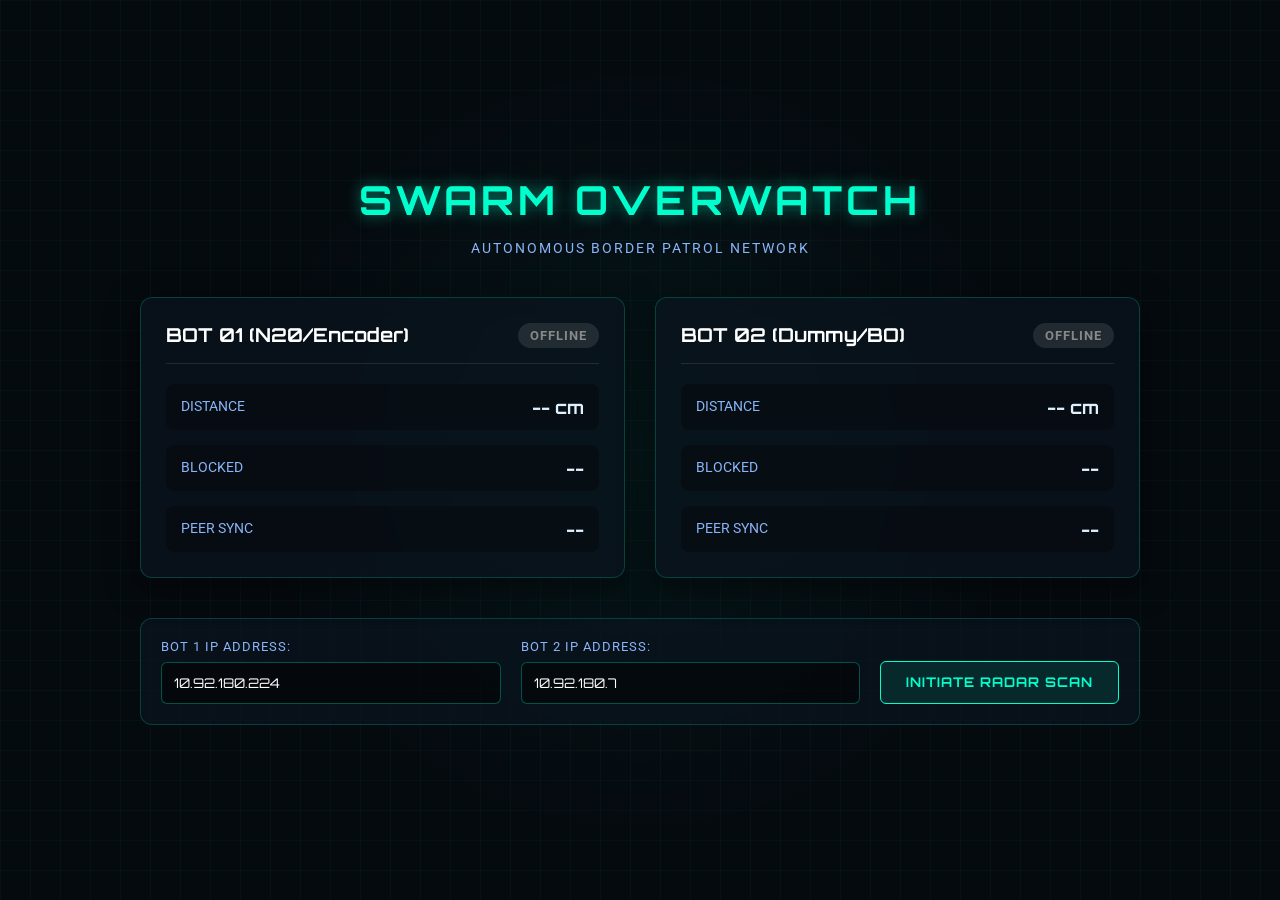
<file: DASHBOARD/index.html>
<!DOCTYPE html>
<html lang="en">
<head>
  <meta charset="UTF-8">
  <title>Smart Border Swarm Control</title>
  <link rel="stylesheet" href="style.css">
  <!-- Google Fonts: Orbitron for sci-fi/military look -->
  <link href="https://fonts.googleapis.com/css2?family=Orbitron:wght@400;700&family=Roboto:wght@300;400;700&display=swap" rel="stylesheet">
</head>
<body>
  <div class="container">
    <header>
      <h1>SWARM OVERWATCH</h1>
      <p class="subtitle">Autonomous Border Patrol Network</p>
    </header>
    
    <div class="bots-grid">
      <!-- Bot 1 Card -->
      <div class="bot-card" id="bot1-card">
        <div class="card-header">
          <h2>BOT 01 (N20/Encoder)</h2>
          <div class="status-indicator" id="bot1-status">OFFLINE</div>
        </div>
        <div class="metrics">
          <div class="metric">
            <span class="label">Distance</span>
            <span class="value" id="bot1-distance">-- cm</span>
          </div>
          <div class="metric">
            <span class="label">Blocked</span>
            <span class="value" id="bot1-blocked">--</span>
          </div>
          <div class="metric">
            <span class="label">Peer Sync</span>
            <span class="value" id="bot1-peer">--</span>
          </div>
        </div>
      </div>

      <!-- Bot 2 Card -->
      <div class="bot-card" id="bot2-card">
        <div class="card-header">
          <h2>BOT 02 (Dummy/BO)</h2>
          <div class="status-indicator" id="bot2-status">OFFLINE</div>
        </div>
        <div class="metrics">
          <div class="metric">
            <span class="label">Distance</span>
            <span class="value" id="bot2-distance">-- cm</span>
          </div>
          <div class="metric">
            <span class="label">Blocked</span>
            <span class="value" id="bot2-blocked">--</span>
          </div>
          <div class="metric">
            <span class="label">Peer Sync</span>
            <span class="value" id="bot2-peer">--</span>
          </div>
        </div>
      </div>
    </div>
    
    <div class="controls">
      <div class="input-group">
        <label>Bot 1 IP Address:</label>
        <input type="text" id="bot1-ip" value="10.92.180.224">
      </div>
      <div class="input-group">
        <label>Bot 2 IP Address:</label>
        <input type="text" id="bot2-ip" value="10.92.180.7">
      </div>
      <button id="connect-btn">INITIATE RADAR SCAN</button>
    </div>
  </div>
  <script src="app.js"></script>
</body>
</html>
</file>
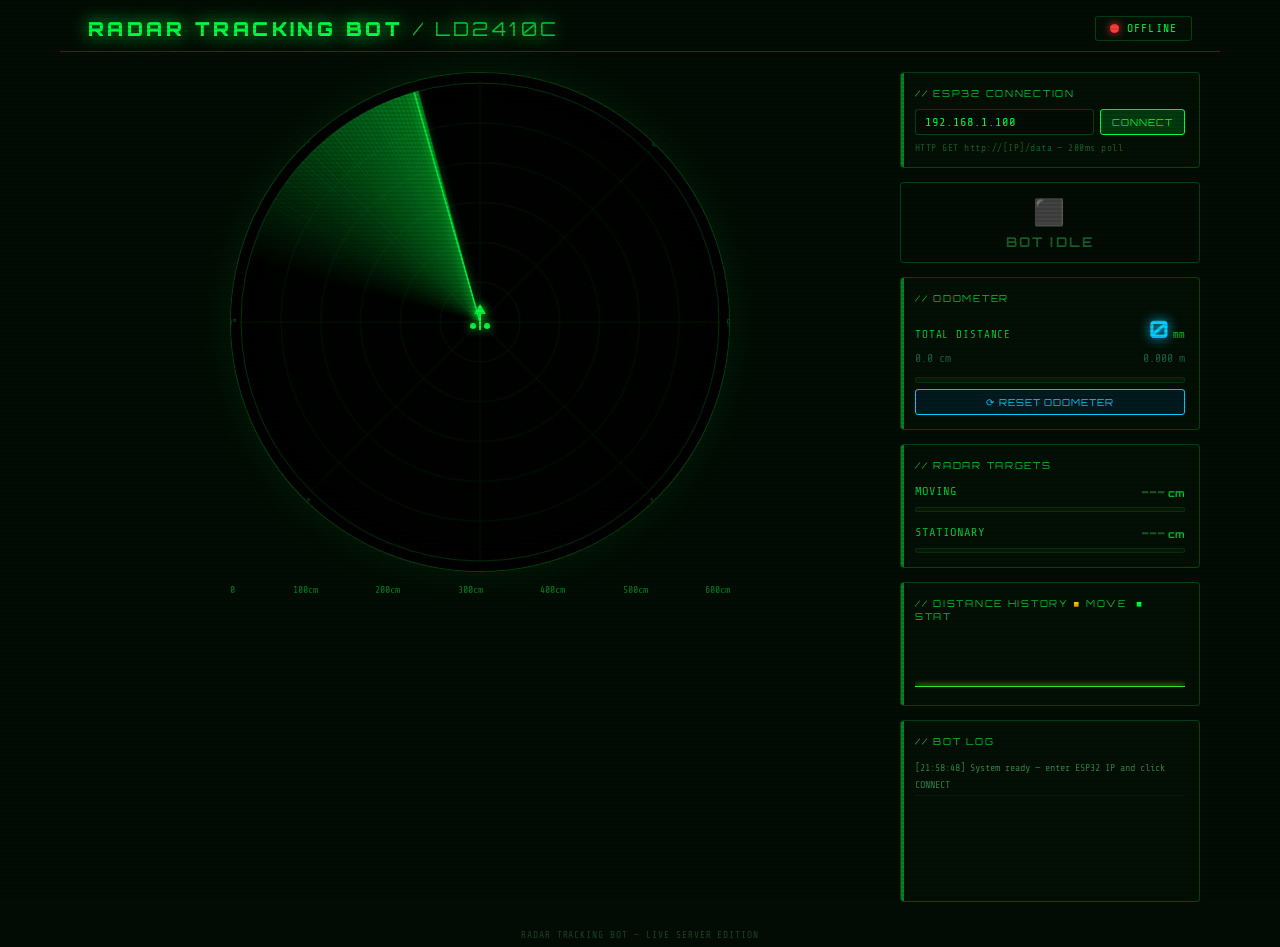
<file: BOT_CAM_1/radar.html>
<!DOCTYPE html>
<html lang="en">
<head>
<meta charset="UTF-8"/>
<meta name="viewport" content="width=device-width, initial-scale=1.0"/>
<title>Radar Tracking Bot</title>
<link href="https://fonts.googleapis.com/css2?family=Share+Tech+Mono&family=Orbitron:wght@400;700;900&display=swap" rel="stylesheet"/>
<style>
  :root {
    --green:     #00ff41;
    --green-dim: #00c832;
    --green-dk:  #003a0e;
    --amber:     #ffb700;
    --red:       #ff3b3b;
    --blue:      #00cfff;
    --bg:        #020c04;
    --panel:     #030f05;
    --border:    rgba(0,255,65,0.22);
  }
  *, *::before, *::after { box-sizing: border-box; margin: 0; padding: 0; }
  body {
    background: var(--bg); color: var(--green);
    font-family: 'Share Tech Mono', monospace;
    min-height: 100vh; display: flex; flex-direction: column; align-items: center;
  }
  body::after {
    content: ''; position: fixed; inset: 0; pointer-events: none; z-index: 999;
    background: repeating-linear-gradient(0deg, transparent, transparent 2px, rgba(0,0,0,0.1) 2px, rgba(0,0,0,0.1) 4px);
  }

  /* ── Header ── */
  header {
    width: 100%; max-width: 1160px;
    padding: 16px 28px 10px;
    display: flex; align-items: center; justify-content: space-between;
    border-bottom: 1px solid var(--border);
  }
  header h1 { font-family:'Orbitron',monospace; font-weight:900; font-size:1.2rem; letter-spacing:.18em; text-shadow:0 0 18px var(--green); }
  header h1 span { color:var(--green-dim); font-weight:400; }
  .pill {
    display:flex; align-items:center; gap:8px; font-size:.72rem; letter-spacing:.1em;
    padding:5px 14px; border:1px solid var(--border); border-radius:3px; background:var(--panel);
  }
  .dot { width:9px; height:9px; border-radius:50%; background:var(--red); box-shadow:0 0 8px var(--red); transition:.3s; }
  .dot.live { background:var(--green); box-shadow:0 0 8px var(--green); }

  /* ── Layout ── */
  main {
    width:100%; max-width:1160px; padding:20px;
    display:grid; grid-template-columns:1fr 300px; gap:20px;
  }

  /* ── Radar ── */
  .radar-wrap { display:flex; flex-direction:column; align-items:center; gap:12px; }
  .canvas-shell {
    position:relative; width:500px; height:500px;
    border:1px solid var(--border); border-radius:50%;
    box-shadow:0 0 40px rgba(0,255,65,0.08), inset 0 0 60px rgba(0,0,0,0.6);
    background:radial-gradient(circle,#021205 60%,#010901 100%);
    overflow:hidden;
  }
  #radarCanvas { width:100%; height:100%; display:block; }
  .dist-labels { display:flex; justify-content:space-between; width:500px; font-size:.62rem; color:var(--green-dim); opacity:.6; }

  /* ── Panel ── */
  .panel { display:flex; flex-direction:column; gap:14px; }
  .card {
    background:var(--panel); border:1px solid var(--border);
    padding:14px; border-radius:4px; position:relative; overflow:hidden;
  }
  .card::before { content:''; position:absolute; top:0; left:0; width:3px; height:100%; background:var(--green); opacity:.5; }
  .ctitle { font-family:'Orbitron',monospace; font-size:.6rem; letter-spacing:.18em; color:var(--green-dim); margin-bottom:10px; }

  /* ── Bot status badge ── */
  .bot-badge {
    text-align:center; padding:12px 10px;
    border:1px solid var(--border); border-radius:4px;
    font-family:'Orbitron',monospace; font-weight:700; font-size:.85rem; letter-spacing:.15em;
    color:#1a5c25; background:#020c04;
    transition:color .2s, text-shadow .2s, background .2s, border-color .2s;
    display:flex; flex-direction:column; align-items:center; gap:6px;
  }
  .bot-badge.tracking {
    color:var(--amber); text-shadow:0 0 16px var(--amber); background:#1a0f00; border-color:var(--amber);
    animation:pulse-amber 1s ease-in-out infinite;
  }
  .bot-badge.idle { color:#1a5c25; }
  @keyframes pulse-amber { 0%,100%{box-shadow:0 0 8px rgba(255,183,0,.2);} 50%{box-shadow:0 0 22px rgba(255,183,0,.5);} }

  .bot-icon { font-size:1.6rem; }

  /* ── Odometer ── */
  .odo-wrap { display:flex; flex-direction:column; gap:8px; }
  .odo-row { display:flex; justify-content:space-between; align-items:baseline; }
  .odo-label { font-size:.68rem; color:var(--green-dim); letter-spacing:.08em; }
  .odo-val { font-family:'Orbitron',monospace; font-size:1.5rem; font-weight:700; text-shadow:0 0 12px var(--blue); color:var(--blue); }
  .odo-unit { font-size:.65rem; color:var(--green-dim); margin-left:4px; }
  .odo-sub { font-size:.72rem; color:#1a6040; }

  /* ── Distance bar ── */
  .dist-bar-bg { height:6px; background:#071a09; border-radius:2px; overflow:hidden; border:1px solid rgba(0,255,65,.1); margin-top:4px; }
  .dist-bar { height:100%; width:0%; background:linear-gradient(90deg,#00cfff,#00ff41); border-radius:2px; box-shadow:0 0 8px var(--blue); transition:width .15s; }

  /* ── Target rows ── */
  .trow { display:flex; justify-content:space-between; align-items:center; margin-bottom:6px; font-size:.76rem; }
  .trow .lbl { color:var(--green-dim); }
  .trow .val { font-family:'Orbitron',monospace; font-size:1rem; font-weight:700; text-shadow:0 0 10px var(--green); }
  .trow .val.off { color:#1a5c25; text-shadow:none; }
  .unit { font-size:.62rem; color:var(--green-dim); margin-left:3px; }

  /* ── Sig bar ── */
  .sbar-bg { height:5px; background:#071a09; border-radius:2px; overflow:hidden; border:1px solid rgba(0,255,65,.1); margin-top:3px; }
  .sbar { height:100%; width:0%; background:linear-gradient(90deg,#00c832,#00ff41); border-radius:2px; transition:width .12s; }

  /* ── History ── */
  #histChart { width:100%; height:55px; }

  /* ── Travel log ── */
  .log-box { height:130px; overflow-y:auto; font-size:.63rem; line-height:1.7; color:#2e8042; scrollbar-width:thin; scrollbar-color:var(--green-dk) transparent; }
  .log-box::-webkit-scrollbar { width:4px; }
  .log-box::-webkit-scrollbar-thumb { background:var(--green-dk); }
  .log-line { border-bottom:1px solid rgba(0,255,65,.05); padding:2px 0; }
  .log-line.alert { color:var(--amber); }
  .log-line.warn  { color:var(--red); }
  .log-line.info  { color:var(--blue); }

  /* ── IP config ── */
  .ip-row { display:flex; gap:6px; margin-bottom:8px; }
  .ip-row input {
    flex:1; background:#020c04; border:1px solid var(--border); color:var(--green);
    font-family:'Share Tech Mono',monospace; font-size:.76rem; padding:5px 9px; border-radius:3px; outline:none;
  }
  .ip-row input:focus { border-color:var(--green); }
  .btn { background:var(--green-dk); border:1px solid var(--green); color:var(--green); font-family:'Orbitron',monospace; font-size:.6rem; letter-spacing:.1em; padding:6px 11px; border-radius:3px; cursor:pointer; }
  .btn:hover { background:#004d17; }
  .btn.stop { border-color:var(--red); color:var(--red); background:#1a0000; }
  .btn.reset { border-color:var(--blue); color:var(--blue); background:#001a20; margin-top:6px; width:100%; }

  .hint { font-size:.6rem; color:#1a5c25; letter-spacing:.05em; }

  footer { font-size:.6rem; color:#1a4023; padding:8px; letter-spacing:.1em; }

  @media(max-width:860px) {
    main { grid-template-columns:1fr; }
    .canvas-shell,.dist-labels { width:340px; }
    .canvas-shell { height:340px; }
  }
</style>
</head>
<body>

<header>
  <h1>RADAR TRACKING BOT <span>/ LD2410C</span></h1>
  <div class="pill"><div class="dot" id="connDot"></div><span id="connLabel">OFFLINE</span></div>
</header>

<main>

  <!-- Radar canvas -->
  <div class="radar-wrap">
    <div class="canvas-shell">
      <canvas id="radarCanvas" width="500" height="500"></canvas>
    </div>
    <div class="dist-labels" id="distLabels"></div>
  </div>

  <!-- Right panel -->
  <div class="panel">

    <!-- Connection -->
    <div class="card">
      <div class="ctitle">// ESP32 CONNECTION</div>
      <div class="ip-row">
        <input type="text" id="espIp" placeholder="192.168.x.x" value="192.168.1.100"/>
        <button class="btn" id="connectBtn" onclick="togglePolling()">CONNECT</button>
      </div>
      <div class="hint">HTTP GET http://[IP]/data — 200ms poll</div>
    </div>

    <!-- Bot state -->
    <div class="bot-badge idle" id="botBadge">
      <span class="bot-icon" id="botIcon">⬛</span>
      <span id="botStateText">BOT IDLE</span>
    </div>

    <!-- Odometer -->
    <div class="card">
      <div class="ctitle">// ODOMETER</div>
      <div class="odo-wrap">
        <div class="odo-row">
          <span class="odo-label">TOTAL DISTANCE</span>
          <span><span class="odo-val" id="odoMM">0</span><span class="odo-unit">mm</span></span>
        </div>
        <div class="odo-row">
          <span class="odo-sub" id="odoCM">0.0 cm</span>
          <span class="odo-sub" id="odoM">0.000 m</span>
        </div>
        <div class="dist-bar-bg"><div class="dist-bar" id="odoBar"></div></div>
      </div>
      <button class="btn reset" onclick="resetOdo()">⟳ RESET ODOMETER</button>
    </div>

    <!-- Radar targets -->
    <div class="card">
      <div class="ctitle">// RADAR TARGETS</div>
      <div class="trow">
        <span class="lbl">MOVING</span>
        <span class="val off" id="moveDistVal">---<span class="unit">cm</span></span>
      </div>
      <div class="sbar-bg"><div class="sbar" id="moveSigBar"></div></div>
      <div style="margin-top:10px"></div>
      <div class="trow">
        <span class="lbl">STATIONARY</span>
        <span class="val off" id="statDistVal">---<span class="unit">cm</span></span>
      </div>
      <div class="sbar-bg"><div class="sbar" id="statSigBar"></div></div>
    </div>

    <!-- History chart -->
    <div class="card">
      <div class="ctitle">// DISTANCE HISTORY <span style="color:#ffb700">■</span> MOVE &nbsp;<span style="color:#00ff41">■</span> STAT</div>
      <canvas id="histChart"></canvas>
    </div>

    <!-- Log -->
    <div class="card">
      <div class="ctitle">// BOT LOG</div>
      <div class="log-box" id="logBox"></div>
    </div>

  </div>
</main>

<footer>RADAR TRACKING BOT — LIVE SERVER EDITION</footer>

<script>
// ══════════════════════════════════════════════
//  CONFIG
// ══════════════════════════════════════════════
const MAX_DIST    = 600;
const RING_COUNT  = 6;
const SWEEP_SPEED = 2;
const TRAIL_DECAY = 0.04;
const HIST_LEN    = 60;
const POLL_MS     = 200;
const ODO_MAX_MM  = 5000;  // bar fill cap (mm)

// ══════════════════════════════════════════════
//  STATE
// ══════════════════════════════════════════════
let pollTimer    = null;
let sweepAngle   = -90;
let lastData     = null;
let blips        = [];
let histMove     = new Array(HIST_LEN).fill(0);
let histStat     = new Array(HIST_LEN).fill(0);
let prevPresence = false;
let prevMoving   = false;
let prevBotMove  = false;
let failCount    = 0;
let odoOffset    = 0;   // for local reset

// ══════════════════════════════════════════════
//  CANVAS
// ══════════════════════════════════════════════
const canvas = document.getElementById('radarCanvas');
const ctx    = canvas.getContext('2d');
const W = canvas.width, H = canvas.height;
const CX = W/2, CY = H/2, R = W/2 - 10;

const glowCanvas = document.createElement('canvas');
glowCanvas.width = W; glowCanvas.height = H;
const glowCtx = glowCanvas.getContext('2d');

// Build dist labels
(function() {
  const el = document.getElementById('distLabels');
  const labels = ['0'];
  for (let i = 1; i <= RING_COUNT; i++) labels.push(Math.round((MAX_DIST/RING_COUNT)*i)+'cm');
  el.innerHTML = labels.map(l=>`<span>${l}</span>`).join('');
})();

// ══════════════════════════════════════════════
//  RADAR DRAW
// ══════════════════════════════════════════════
function toXY(a, dist) {
  const r = (dist/MAX_DIST)*R;
  const rad = (a-90)*Math.PI/180;
  return { x: CX+r*Math.cos(rad), y: CY+r*Math.sin(rad) };
}

function drawGrid() {
  ctx.save();
  for (let i=1; i<=RING_COUNT; i++) {
    const r = (i/RING_COUNT)*R;
    ctx.beginPath(); ctx.arc(CX,CY,r,0,Math.PI*2);
    ctx.strokeStyle = `rgba(0,255,65,${i===RING_COUNT?0.25:0.1})`; ctx.lineWidth=.8; ctx.stroke();
  }
  [0,45,90,135].forEach(a => {
    const rad=(a-90)*Math.PI/180;
    ctx.beginPath();
    ctx.moveTo(CX,CY); ctx.lineTo(CX+R*Math.cos(rad),CY+R*Math.sin(rad));
    ctx.moveTo(CX,CY); ctx.lineTo(CX-R*Math.cos(rad),CY-R*Math.sin(rad));
    ctx.strokeStyle='rgba(0,255,65,0.1)'; ctx.lineWidth=.8; ctx.stroke();
  });
  ctx.fillStyle='rgba(0,255,65,0.35)'; ctx.font='10px Share Tech Mono'; ctx.textAlign='center';
  [0,45,90,135,180,225,270,315].forEach(a => {
    const rad=(a-90)*Math.PI/180;
    ctx.fillText(a+'°', CX+(R+14)*Math.cos(rad), CY+(R+14)*Math.sin(rad)+4);
  });
  ctx.restore();
}

function drawSweep() {
  ctx.save();
  for (let i=0; i<60; i++) {
    const a = (sweepAngle-i-90)*Math.PI/180;
    ctx.beginPath(); ctx.moveTo(CX,CY);
    ctx.arc(CX,CY,R,a,a+1.1*Math.PI/180); ctx.closePath();
    ctx.fillStyle=`rgba(0,255,65,${((60-i)/60)*0.45})`; ctx.fill();
  }
  const sr = (sweepAngle-90)*Math.PI/180;
  ctx.beginPath(); ctx.moveTo(CX,CY);
  ctx.lineTo(CX+R*Math.cos(sr), CY+R*Math.sin(sr));
  ctx.strokeStyle='rgba(0,255,65,0.95)'; ctx.lineWidth=1.5;
  ctx.shadowBlur=10; ctx.shadowColor='#00ff41'; ctx.stroke();
  ctx.restore();
}

function drawBlips() {
  blips.forEach(b => {
    const pos = toXY(b.angle, b.dist);
    const alpha = Math.max(0, 1-b.age/60);
    const color = b.type==='moving' ? `rgba(255,183,0,${alpha})` : `rgba(0,255,65,${alpha})`;
    ctx.save();
    ctx.beginPath(); ctx.arc(pos.x,pos.y, b.type==='moving'?6:5, 0,Math.PI*2);
    ctx.fillStyle=color; ctx.shadowBlur=14;
    ctx.shadowColor=b.type==='moving'?'#ffb700':'#00ff41'; ctx.fill();
    if (b.age<20) {
      ctx.beginPath(); ctx.arc(pos.x,pos.y, (b.type==='moving'?6:5)+b.age*.8, 0,Math.PI*2);
      ctx.strokeStyle=b.type==='moving'?`rgba(255,183,0,${.4-b.age*.02})`:`rgba(0,255,65,${.4-b.age*.02})`;
      ctx.lineWidth=1; ctx.stroke();
    }
    ctx.restore();
    b.age++;
  });
  blips = blips.filter(b=>b.age<60);
}

// Draw small bot arrow at center pointing forward (up)
function drawBotArrow(isMoving) {
  ctx.save();
  ctx.translate(CX, CY);
  const color = isMoving ? '#ffb700' : '#00ff41';
  ctx.shadowBlur = isMoving ? 18 : 10;
  ctx.shadowColor = color;
  ctx.strokeStyle = color;
  ctx.fillStyle   = color;
  ctx.lineWidth = 2;
  // Arrow body
  ctx.beginPath();
  ctx.moveTo(0, -14); ctx.lineTo(0, 8);
  ctx.stroke();
  // Arrowhead
  ctx.beginPath();
  ctx.moveTo(0,-18); ctx.lineTo(-6,-8); ctx.lineTo(6,-8); ctx.closePath();
  ctx.fill();
  // Wheels (small dots)
  [[-7,4],[7,4]].forEach(([dx,dy]) => {
    ctx.beginPath(); ctx.arc(dx,dy,3,0,Math.PI*2);
    ctx.fillStyle=color; ctx.fill();
  });
  ctx.restore();
}

function render() {
  requestAnimationFrame(render);
  sweepAngle = (sweepAngle + SWEEP_SPEED) % 360;

  if (lastData && lastData.presence) {
    if (lastData.moving && lastData.move_dist>0 && Math.random()<.15)
      blips.push({ angle:sweepAngle+(Math.random()-.5)*8, dist:lastData.move_dist+(Math.random()-.5)*10, age:0, type:'moving' });
    if (lastData.stationary && lastData.stat_dist>0 && Math.random()<.10)
      blips.push({ angle:sweepAngle+(Math.random()-.5)*6, dist:lastData.stat_dist+(Math.random()-.5)*8, age:0, type:'stationary' });
  }

  glowCtx.fillStyle=`rgba(2,12,4,${TRAIL_DECAY})`; glowCtx.fillRect(0,0,W,H);
  ctx.clearRect(0,0,W,H);
  ctx.fillStyle='rgba(2,12,4,0.7)'; ctx.fillRect(0,0,W,H);
  ctx.drawImage(glowCanvas,0,0);
  drawGrid();
  drawSweep();
  drawBlips();
  drawBotArrow(lastData && lastData.bot_moving);
}

// ══════════════════════════════════════════════
//  HISTORY CHART
// ══════════════════════════════════════════════
const histCanvas = document.getElementById('histChart');
const hCtx = histCanvas.getContext('2d');
function drawHistory() {
  const W2=histCanvas.offsetWidth||240, H2=55;
  histCanvas.width=W2; histCanvas.height=H2;
  hCtx.clearRect(0,0,W2,H2);
  function line(data,color) {
    hCtx.beginPath();
    data.forEach((v,i)=>{ const x=(i/(HIST_LEN-1))*W2, y=H2-(v/MAX_DIST)*H2; i===0?hCtx.moveTo(x,y):hCtx.lineTo(x,y); });
    hCtx.strokeStyle=color; hCtx.lineWidth=1.5; hCtx.shadowBlur=6; hCtx.shadowColor=color; hCtx.stroke();
  }
  line(histMove,'#ffb700'); line(histStat,'#00ff41');
}

// ══════════════════════════════════════════════
//  UI UPDATE
// ══════════════════════════════════════════════
function updateUI(d) {
  // Bot badge
  const badge = document.getElementById('botBadge');
  const icon  = document.getElementById('botIcon');
  const txt   = document.getElementById('botStateText');
  if (d.bot_moving) {
    badge.className='bot-badge tracking';
    icon.textContent='🤖';
    txt.textContent='TRACKING TARGET';
  } else {
    badge.className='bot-badge idle';
    icon.textContent='⬛';
    txt.textContent='BOT IDLE';
  }

  // Odometer
  const displayMM = Math.max(0, d.total_dist_mm - odoOffset);
  const displayCM = displayMM / 10;
  const displayM  = displayMM / 1000;
  document.getElementById('odoMM').textContent = displayMM;
  document.getElementById('odoCM').textContent = displayCM.toFixed(1)+' cm';
  document.getElementById('odoM').textContent  = displayM.toFixed(3)+' m';
  document.getElementById('odoBar').style.width = Math.min(100,(displayMM/ODO_MAX_MM)*100)+'%';

  // Moving target
  const mvEl = document.getElementById('moveDistVal');
  if (d.moving && d.move_dist>0) {
    mvEl.innerHTML=`${d.move_dist}<span class="unit">cm</span>`; mvEl.classList.remove('off');
    document.getElementById('moveSigBar').style.width=Math.min(100,d.move_signal)+'%';
  } else {
    mvEl.innerHTML=`---<span class="unit">cm</span>`; mvEl.classList.add('off');
    document.getElementById('moveSigBar').style.width='0%';
  }

  // Stationary target
  const stEl = document.getElementById('statDistVal');
  if (d.stationary && d.stat_dist>0) {
    stEl.innerHTML=`${d.stat_dist}<span class="unit">cm</span>`; stEl.classList.remove('off');
    document.getElementById('statSigBar').style.width=Math.min(100,d.stat_signal)+'%';
  } else {
    stEl.innerHTML=`---<span class="unit">cm</span>`; stEl.classList.add('off');
    document.getElementById('statSigBar').style.width='0%';
  }

  // History
  histMove.push(d.moving     ? d.move_dist : 0); histMove.shift();
  histStat.push(d.stationary ? d.stat_dist : 0); histStat.shift();
  drawHistory();
}

// ══════════════════════════════════════════════
//  LOGGER
// ══════════════════════════════════════════════
function log(msg, cls='') {
  const box = document.getElementById('logBox');
  const t = new Date().toLocaleTimeString('en',{hour12:false});
  const div = document.createElement('div');
  div.className='log-line '+cls;
  div.textContent=`[${t}] ${msg}`;
  box.prepend(div);
  while (box.children.length>100) box.removeChild(box.lastChild);
}

function checkEvents(d) {
  if (d.presence   && !prevPresence) log('▲ Presence detected','alert');
  if (!d.presence  && prevPresence)  log('▼ Presence cleared');
  if (d.moving     && !prevMoving)   log(`→ Moving target @ ${d.move_dist}cm — bot moving`,'alert');
  if (!d.moving    && prevMoving)    log('■ Target lost — bot stopped');
  if (d.bot_moving && !prevBotMove)  log(`🤖 Bot tracking | dist: ${d.total_dist_mm}mm`,'info');
  prevPresence = d.presence;
  prevMoving   = d.moving;
  prevBotMove  = d.bot_moving;
}

// ══════════════════════════════════════════════
//  ODOMETER RESET (local offset only)
// ══════════════════════════════════════════════
function resetOdo() {
  if (!lastData) return;
  odoOffset = lastData.total_dist_mm;
  log('⟳ Odometer reset to 0','info');
}

// ══════════════════════════════════════════════
//  HTTP POLLING
// ══════════════════════════════════════════════
async function poll() {
  const ip  = document.getElementById('espIp').value.trim();
  try {
    const res = await fetch(`http://${ip}/data`, { signal: AbortSignal.timeout(1000) });
    if (!res.ok) throw new Error(`HTTP ${res.status}`);
    const d = await res.json();
    failCount = 0;
    document.getElementById('connDot').classList.add('live');
    document.getElementById('connLabel').textContent='LIVE';
    lastData = d;
    checkEvents(d);
    updateUI(d);
  } catch(e) {
    failCount++;
    if (failCount===1) log(`⚠ Fetch error: ${e.message}`,'warn');
    if (failCount>=5) {
      document.getElementById('connDot').classList.remove('live');
      document.getElementById('connLabel').textContent='OFFLINE';
    }
  }
}

function togglePolling() {
  const btn = document.getElementById('connectBtn');
  if (pollTimer) {
    clearInterval(pollTimer); pollTimer=null;
    btn.textContent='CONNECT'; btn.classList.remove('stop');
    document.getElementById('connDot').classList.remove('live');
    document.getElementById('connLabel').textContent='OFFLINE';
    log('Polling stopped');
  } else {
    const ip=document.getElementById('espIp').value.trim();
    if (!ip) { log('Enter ESP32 IP first','warn'); return; }
    log(`Connecting → http://${ip}/data`);
    btn.textContent='STOP'; btn.classList.add('stop');
    failCount=0; poll();
    pollTimer=setInterval(poll, POLL_MS);
  }
}

// ══════════════════════════════════════════════
//  BOOT
// ══════════════════════════════════════════════
render();
drawHistory();
log('System ready — enter ESP32 IP and click CONNECT');
</script>
</body>
</html>
</file>
<file: DASHBOARD/style.css>
:root {
  --bg-color: #050a0f;
  --panel-bg: rgba(10, 20, 30, 0.7);
  --accent: #00ffcc;
  --alert: #ff3366;
  --text: #e0f0ff;
  --font-display: 'Orbitron', sans-serif;
  --font-body: 'Roboto', sans-serif;
}

body {
  margin: 0;
  padding: 0;
  background-color: var(--bg-color);
  background-image: 
    radial-gradient(circle at center, rgba(0, 255, 204, 0.05) 0%, transparent 50%),
    linear-gradient(rgba(0, 255, 204, 0.03) 1px, transparent 1px),
    linear-gradient(90deg, rgba(0, 255, 204, 0.03) 1px, transparent 1px);
  background-size: 100% 100%, 30px 30px, 30px 30px;
  color: var(--text);
  font-family: var(--font-body);
  height: 100vh;
  display: flex;
  justify-content: center;
  align-items: center;
}

.container {
  width: 90%;
  max-width: 1000px;
}

header {
  text-align: center;
  margin-bottom: 40px;
}

h1 {
  font-family: var(--font-display);
  color: var(--accent);
  font-size: 2.5rem;
  letter-spacing: 4px;
  margin: 0 0 10px 0;
  text-shadow: 0 0 15px rgba(0, 255, 204, 0.5);
}

.subtitle {
  color: #8ab4f8;
  letter-spacing: 2px;
  text-transform: uppercase;
  font-size: 0.9rem;
}

.bots-grid {
  display: grid;
  grid-template-columns: 1fr 1fr;
  gap: 30px;
  margin-bottom: 40px;
}

.bot-card {
  background: var(--panel-bg);
  border: 1px solid rgba(0, 255, 204, 0.2);
  border-radius: 12px;
  padding: 25px;
  box-shadow: 0 8px 32px rgba(0, 0, 0, 0.5);
  backdrop-filter: blur(10px);
  transition: all 0.3s ease;
}

.bot-card.alert {
  border-color: var(--alert);
  box-shadow: 0 0 20px rgba(255, 51, 102, 0.3);
}

.card-header {
  display: flex;
  justify-content: space-between;
  align-items: center;
  border-bottom: 1px solid rgba(255, 255, 255, 0.1);
  padding-bottom: 15px;
  margin-bottom: 20px;
}

h2 {
  font-family: var(--font-display);
  font-size: 1.2rem;
  margin: 0;
  color: #fff;
}

.status-indicator {
  padding: 5px 12px;
  border-radius: 20px;
  font-size: 0.8rem;
  font-weight: bold;
  letter-spacing: 1px;
  background: rgba(255, 255, 255, 0.1);
  color: #888;
}

.status-indicator.online {
  background: rgba(0, 255, 204, 0.2);
  color: var(--accent);
  box-shadow: 0 0 10px rgba(0, 255, 204, 0.3);
}

.metrics {
  display: grid;
  grid-template-columns: 1fr;
  gap: 15px;
}

.metric {
  display: flex;
  justify-content: space-between;
  align-items: center;
  background: rgba(0, 0, 0, 0.3);
  padding: 12px 15px;
  border-radius: 8px;
}

.label {
  color: #8ab4f8;
  font-size: 0.9rem;
  text-transform: uppercase;
}

.value {
  font-family: var(--font-display);
  font-size: 1.1rem;
  font-weight: bold;
}

.value.danger {
  color: var(--alert);
}

.value.safe {
  color: var(--accent);
}

.controls {
  background: var(--panel-bg);
  border: 1px solid rgba(0, 255, 204, 0.2);
  border-radius: 12px;
  padding: 20px;
  display: flex;
  gap: 20px;
  align-items: flex-end;
}

.input-group {
  display: flex;
  flex-direction: column;
  flex: 1;
}

label {
  font-size: 0.8rem;
  color: #8ab4f8;
  margin-bottom: 8px;
  text-transform: uppercase;
  letter-spacing: 1px;
}

input {
  background: rgba(0, 0, 0, 0.5);
  border: 1px solid rgba(0, 255, 204, 0.3);
  color: #fff;
  padding: 12px;
  border-radius: 6px;
  font-family: var(--font-display);
  outline: none;
}

input:focus {
  border-color: var(--accent);
  box-shadow: 0 0 10px rgba(0, 255, 204, 0.2);
}

button {
  background: rgba(0, 255, 204, 0.1);
  border: 1px solid var(--accent);
  color: var(--accent);
  padding: 12px 25px;
  border-radius: 6px;
  font-family: var(--font-display);
  font-weight: bold;
  letter-spacing: 1px;
  cursor: pointer;
  transition: all 0.2s;
  height: 43px;
}

button:hover {
  background: var(--accent);
  color: #000;
  box-shadow: 0 0 15px rgba(0, 255, 204, 0.4);
}
</file>
